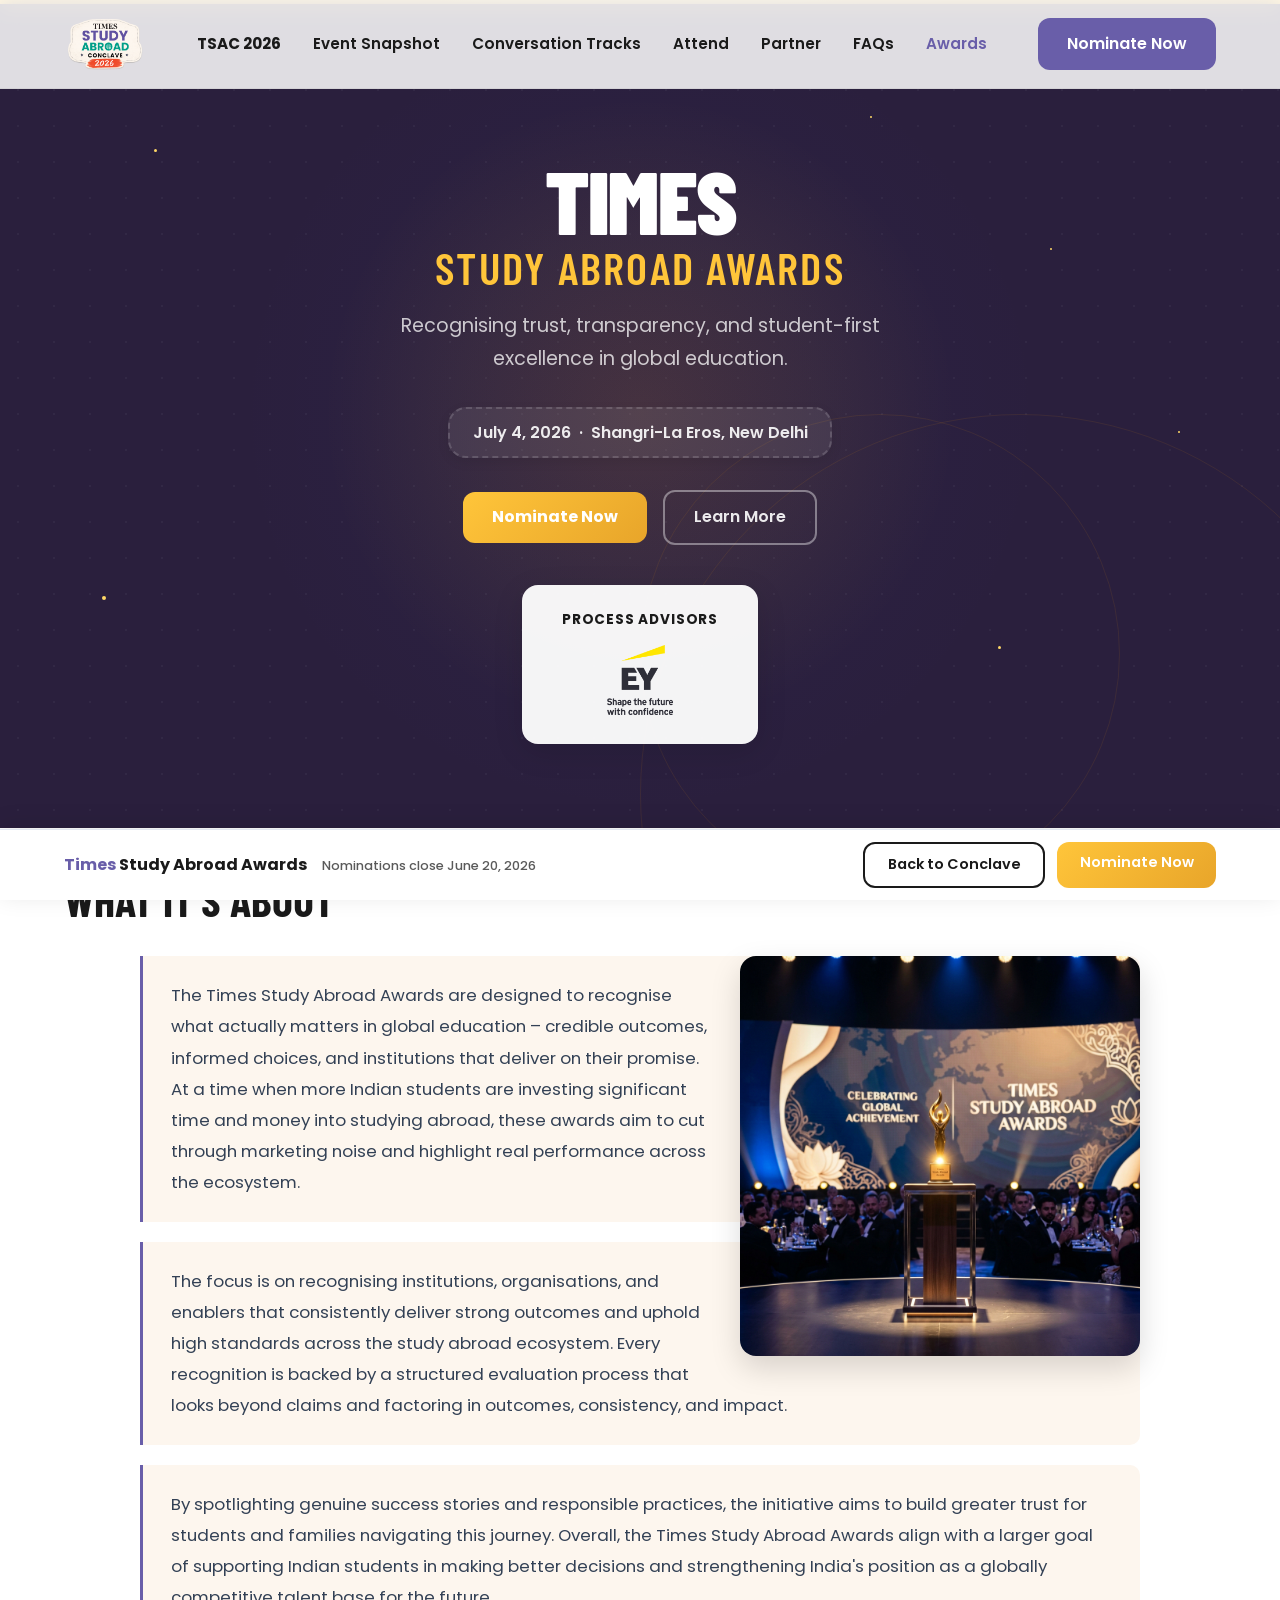
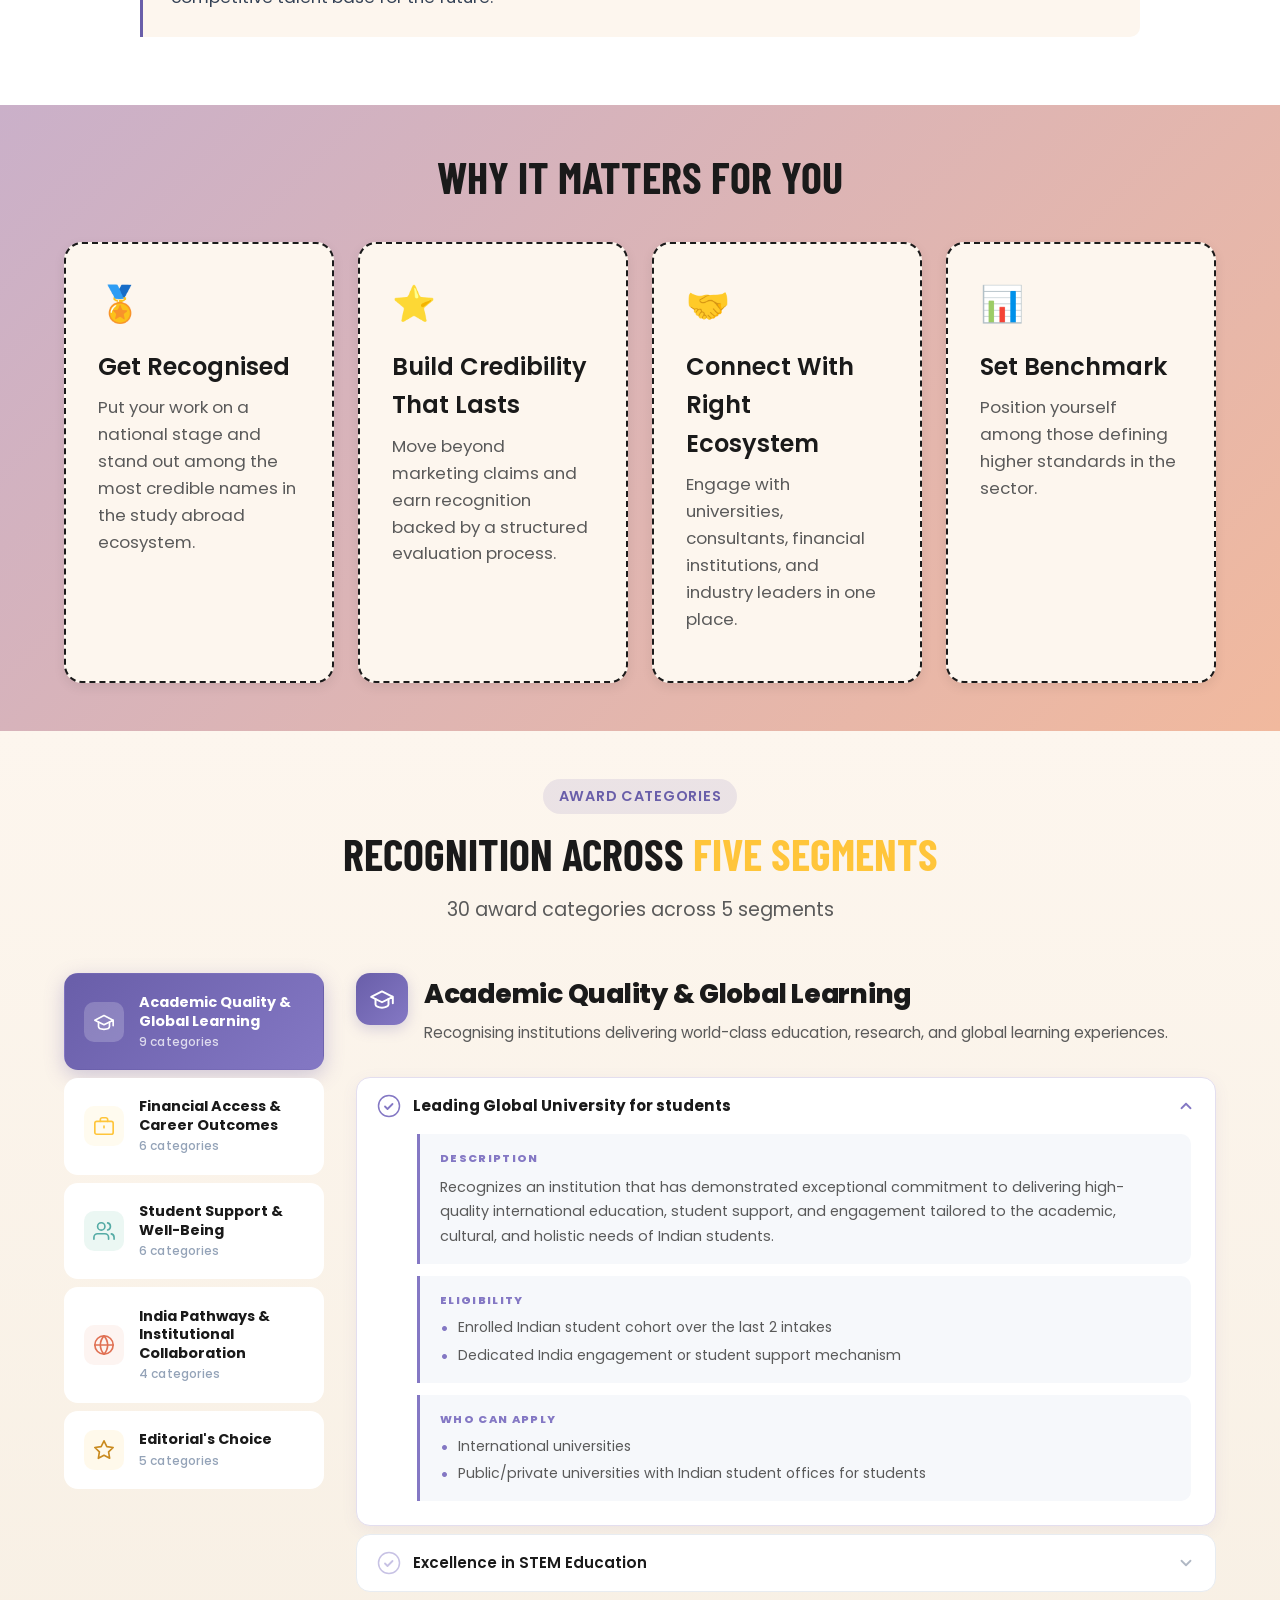
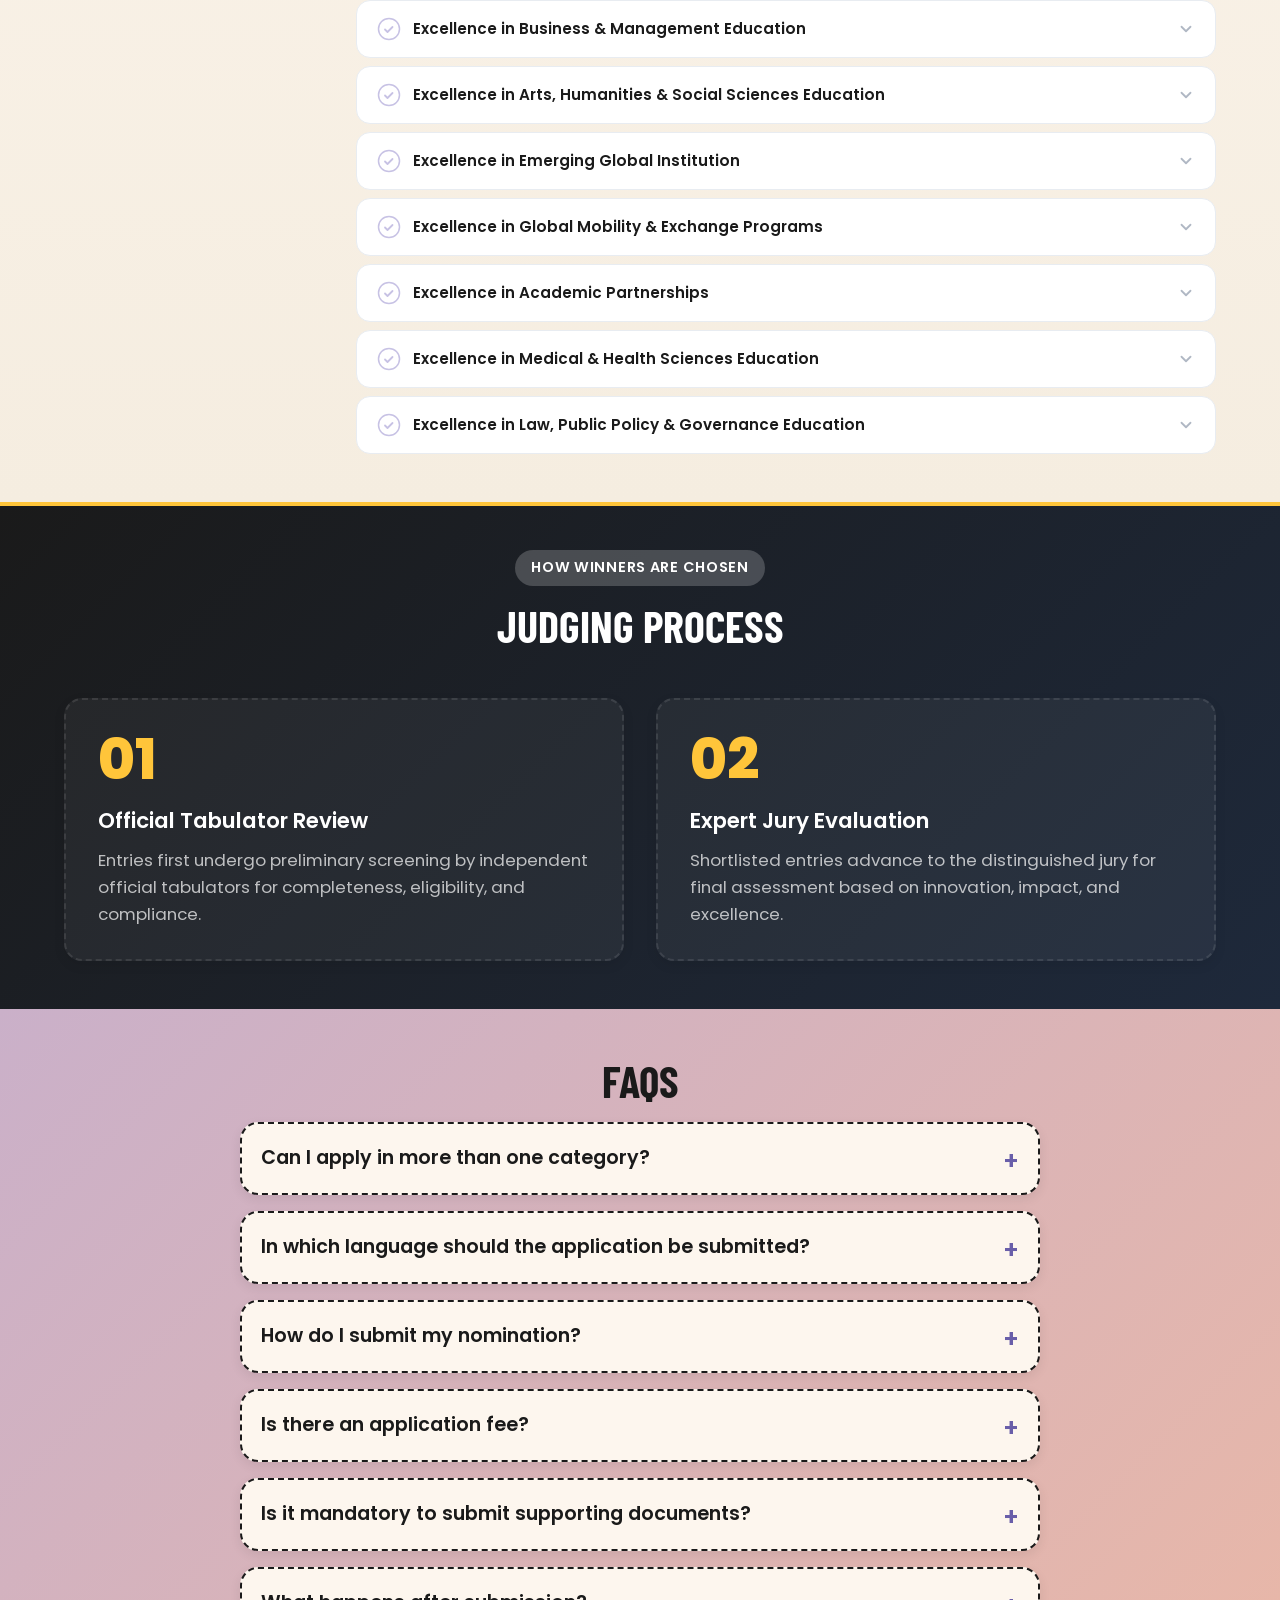
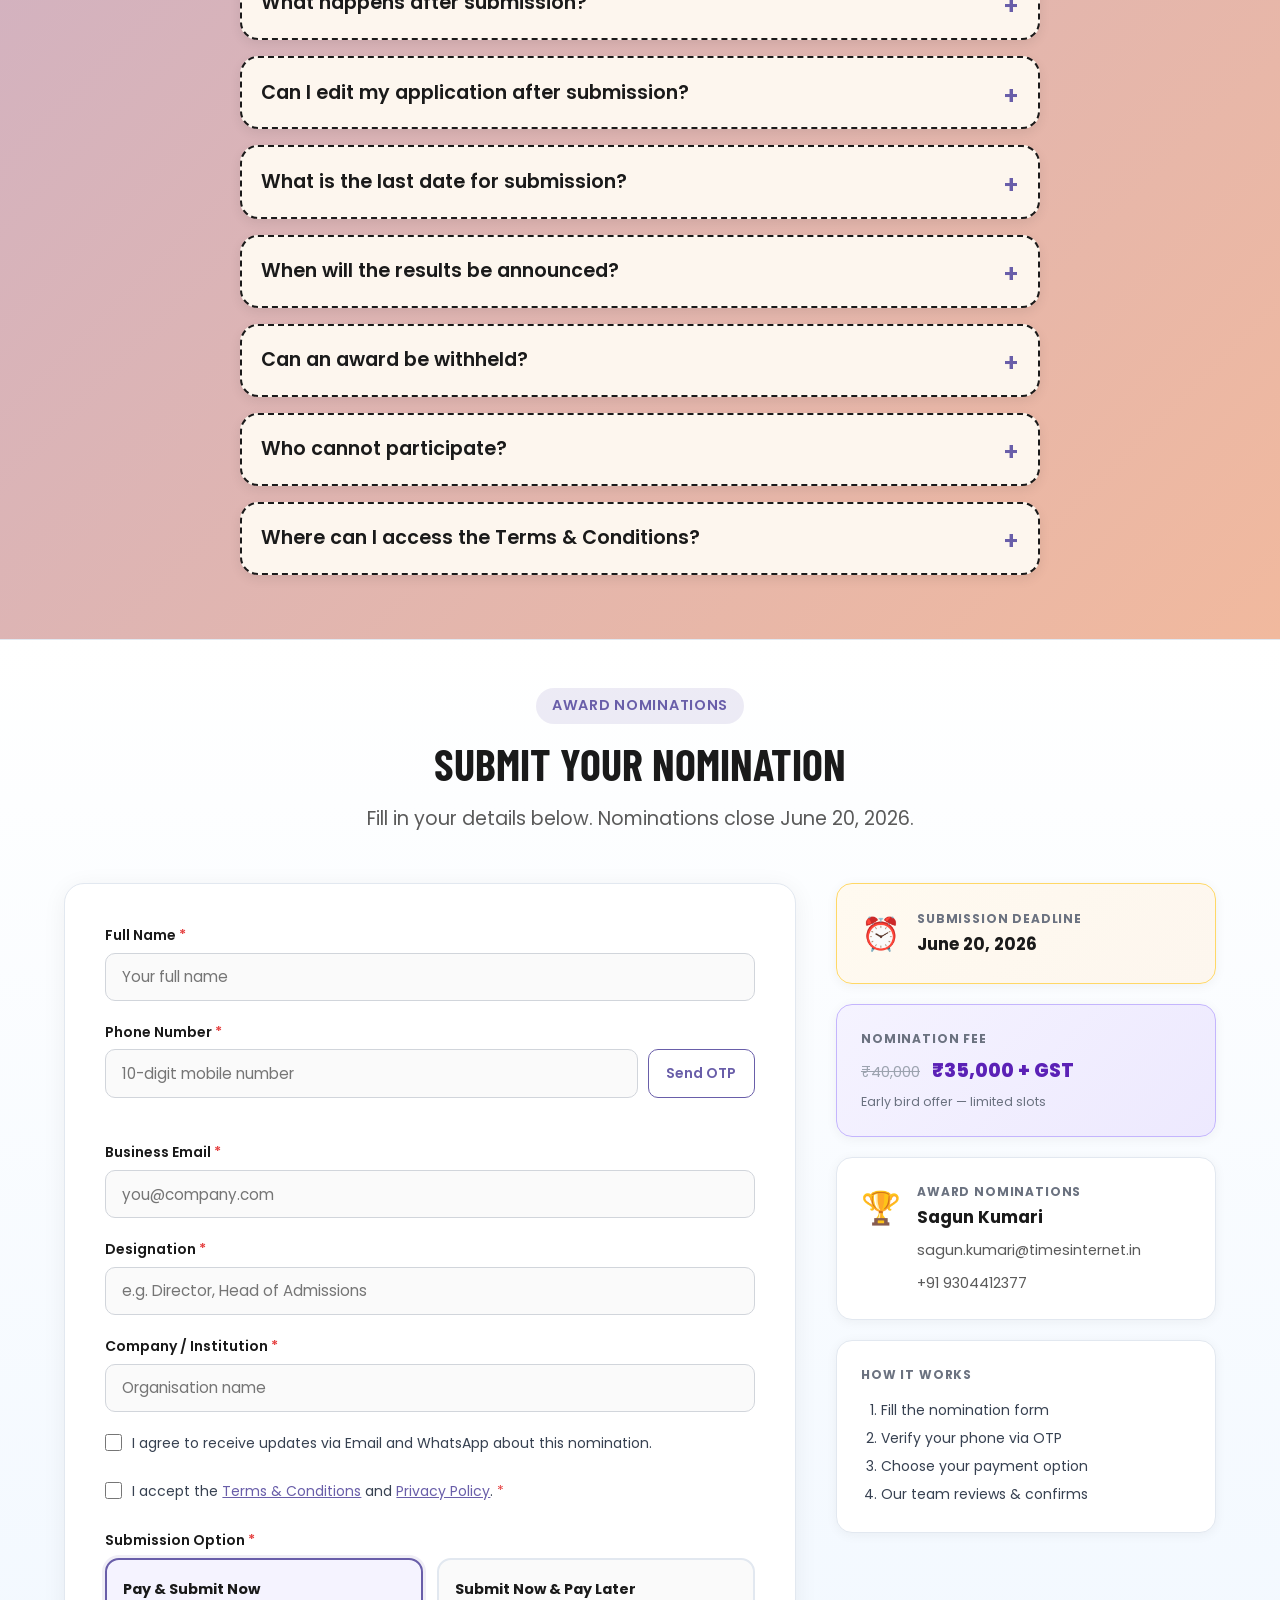
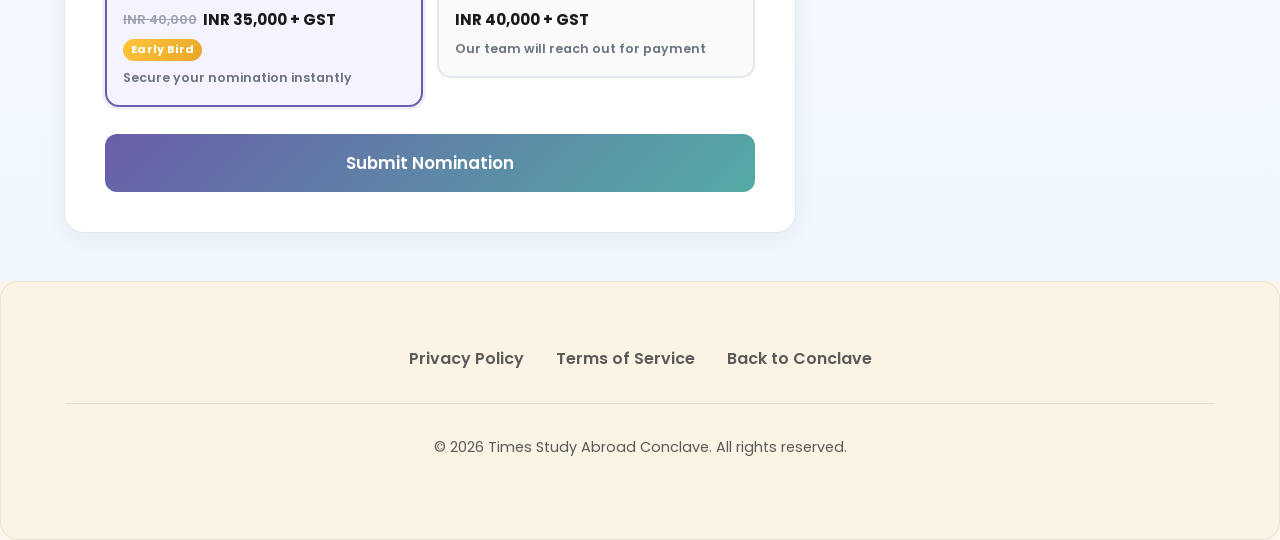
<file: awards.html>
<!DOCTYPE html>
<html lang="en">

<head>
    <meta charset="UTF-8">
    <meta name="viewport" content="width=device-width, initial-scale=1.0">
    <title>Times Study Abroad Awards 2026 – Recognising Excellence in Global Education</title>
    <meta name="description"
        content="The Times Study Abroad Awards recognise credible outcomes, informed choices, and institutions that deliver on their promise in global education.">
    <link rel="stylesheet" href="styles.css">
    <link rel="stylesheet" href="awards.css">
    <link rel="preconnect" href="https://fonts.googleapis.com">
    <link rel="preconnect" href="https://fonts.gstatic.com" crossorigin>
    <link
        href="https://fonts.googleapis.com/css2?family=Barlow+Condensed:wght@600;700;800&family=Poppins:wght@300;400;500;600;700&family=Patrick+Hand&display=swap"
        rel="stylesheet">
</head>

<body>

    <!-- Navigation -->
    <nav class="navbar glass">
        <a href="index.html" class="logo" aria-label="Times Study Abroad Conclave 2026"><img src="assets/tsac-logo.png"
                alt="Times Study Abroad Conclave 2026"></a>
        <ul class="nav-links">
            <li><a href="index.html" style="font-weight: 700;">TSAC 2026</a></li>
            <li><a href="index.html#event-snapshot">Event Snapshot</a></li>
            <li><a href="index.html#tracks">Conversation Tracks</a></li>
            <li><a href="index.html#attendees">Attend</a></li>
            <li><a href="index.html#partners">Partner</a></li>
            <li><a href="#awards-faq">FAQs</a></li>
            <li><a href="awards.html" style="color: var(--primary-color);">Awards</a></li>
        </ul>
        <div class="nav-cta-group">
            <a href="#nominate" class="btn btn-primary nav-cta">Nominate Now</a>
        </div>
        <!-- Hamburger (mobile only) -->
        <button class="hamburger" id="hamburger-btn" aria-label="Open menu" aria-expanded="false">
            <span></span><span></span><span></span>
        </button>
    </nav>
    <!-- Mobile nav drawer -->
    <div class="mobile-nav-drawer" id="mobile-nav-drawer">
        <a href="index.html" style="font-weight: 700;">TSAC 2026</a>
        <a href="#awards-faq">FAQs</a>
        <a href="index.html#event-snapshot">Event Snapshot</a>
        <a href="index.html#tracks">Conversation Tracks</a>
        <a href="index.html#attendees">Attend</a>
        <a href="index.html#partners">Partner</a>
        <a href="#nominate" class="btn btn-primary" style="margin-top: 0.5rem; text-align: center;">Nominate Now</a>
    </div>

    <!-- Exit Intent Popup -->
    <div id="exit-popup" class="popup-overlay">
        <div class="popup-content glass-card">
            <span class="close-popup">&times;</span>
            <h2>Nominations close June 20</h2>
            <p>Early bird fee of ₹35,000 + GST. Get recognised at India's most credible study abroad platform.</p>
            <a href="#nominate" class="btn btn-gradient full-width" id="btn-close-popup">Nominate Now</a>
        </div>
    </div>

    <!-- Hero -->
    <section class="awards-hero fade-in-up">
        <div class="awards-hero-accent-bar"></div>
        <!-- Ambient glow orbs -->
        <div class="hero-glow-orb hero-glow-orb--1"></div>
        <div class="hero-glow-orb hero-glow-orb--2"></div>
        <!-- Decorative expanding rings -->
        <div class="hero-deco-ring hero-deco-ring--1"></div>
        <div class="hero-deco-ring hero-deco-ring--2"></div>
        <!-- Twinkling gold sparkle dots -->
        <div class="hero-sparkles">
            <span></span><span></span><span></span>
            <span></span><span></span><span></span>
        </div>
        <div class="container" style="position: relative; z-index: 1;">
            <div style="text-align: center;">
                <h1 style="margin-bottom: 1rem; line-height: 1.15; text-align: center;">
                    <span
                        style="display: block; font-size: clamp(3rem, 7vw, 6rem); font-weight: 900; color: white; letter-spacing: -0.02em; ">Times</span>
                    <span
                        style="display: block; font-size: clamp(1.5rem, 3.5vw, 2.8rem); font-weight: 600; color: #ffc53a; letter-spacing: 0.05em; margin-top: -0.2em;">Study
                        Abroad Awards</span>
                </h1>
                <p
                    style="color: rgba(255,255,255,0.75); font-size: 1.2rem; max-width: 580px; margin: 0 auto 2rem; line-height: 1.7;">
                    Recognising trust, transparency, and student-first excellence in global education.
                </p>
                <div class="mb-2">
                    <span class="glass-card"
                        style="display: inline-block; padding: 0.65rem 1.4rem; background: rgba(255,255,255,0.08); border-color: rgba(255,255,255,0.15); color: rgba(255,255,255,0.9); white-space: nowrap; font-weight: 600;">
                        July 4, 2026 &nbsp;·&nbsp; Shangri-La Eros, New Delhi
                    </span>
                </div>
                <div class="cta-group" style="justify-content: center; margin-top: 2rem;">
                    <a href="#nominate" class="btn"
                        style="background: linear-gradient(135deg, #ffc53a, #e8a52a); color: white; font-weight: 700;">Nominate
                        Now</a>
                    <a href="#about-awards" class="btn btn-outline"
                        style="border-color: rgba(255,255,255,0.4); color: rgba(255,255,255,0.9);">Learn More</a>
                </div>
                <!-- Process Advisors -->
                <div class="process-advisors-card">
                    <span class="process-advisors-label">Process Advisors</span>
                    <img src="assets/eylogo.png" alt="EY – Shape the future with confidence"
                        class="process-advisors-logo">
                </div>
            </div>
        </div>
    </section>

    <!-- What It's About -->
    <section id="about-awards" class="section-padding fade-in-up" style="background: #ffffff;">
        <div class="container">
            <div class="section-header">
                <h2>What It's About</h2>
            </div>
            <div class="awards-about-body">
                <img src="assets/awards_show_event.png" alt="Times Study Abroad Awards Ceremony"
                    class="awards-about-img" loading="lazy">
                <div class="awards-para-card">
                    <p>The Times Study Abroad Awards are designed to recognise what actually matters in global education
                        – credible outcomes, informed choices, and institutions that deliver on their promise. At a time
                        when more Indian students are investing significant time and money into studying abroad, these
                        awards aim to cut through marketing noise and highlight real performance across the ecosystem.
                    </p>
                </div>
                <div class="awards-para-card">
                    <p>The focus is on recognising institutions, organisations, and enablers that consistently deliver
                        strong outcomes and uphold high standards across the study abroad ecosystem. Every recognition
                        is
                        backed by a structured evaluation process that looks beyond claims and factoring in outcomes,
                        consistency, and impact.</p>
                </div>
                <div class="awards-para-card">
                    <p>By spotlighting genuine success stories and responsible practices, the initiative aims to build
                        greater trust for students and families navigating this journey. Overall, the Times Study Abroad
                        Awards align with a larger goal of supporting Indian students in making better decisions and
                        strengthening India's position as a globally competitive talent base for the future.</p>
                </div>
            </div>
        </div>
    </section>

    <!-- Why It Matters For You -->
    <section class="section-padding fade-in-up bg-light-blue">
        <div class="container">
            <div class="section-header center-text">
                <h2>Why It Matters For You</h2>
            </div>
            <div class="bento-grid-four" style="margin-top: 2.5rem;">
                <div class="glass-card editorial-card">
                    <div style="font-size: 2.2rem; margin-bottom: 1rem;">🏅</div>
                    <h3>Get Recognised</h3>
                    <p>Put your work on a national stage and stand out among the most credible names in the study abroad
                        ecosystem.</p>
                </div>
                <div class="glass-card editorial-card">
                    <div style="font-size: 2.2rem; margin-bottom: 1rem;">⭐</div>
                    <h3>Build Credibility That Lasts</h3>
                    <p>Move beyond marketing claims and earn recognition backed by a structured evaluation process.</p>
                </div>
                <div class="glass-card editorial-card">
                    <div style="font-size: 2.2rem; margin-bottom: 1rem;">🤝</div>
                    <h3>Connect With Right Ecosystem</h3>
                    <p>Engage with universities, consultants, financial institutions, and industry leaders in one place.
                    </p>
                </div>
                <div class="glass-card editorial-card">
                    <div style="font-size: 2.2rem; margin-bottom: 1rem;">📊</div>
                    <h3>Set Benchmark</h3>
                    <p>Position yourself among those defining higher standards in the sector.</p>
                </div>
            </div>
        </div>
    </section>

    <!-- Award Categories -->
    <section id="award-categories" class="award-categories-section section-padding fade-in-up"
        style="background: #ffffff;">
        <div class="container">
            <div class="section-header center-text">
                <span class="badge">Award Categories</span>
                <h2>Recognition Across <span class="accent-highlight">Five Segments</span></h2>
                <p class="lead-text" id="award-categories-subtitle">Award categories across 5 segments</p>
            </div>

            <div class="award-categories-grid" id="award-categories-grid">
                <!-- Loading state -->
                <div class="award-categories-loading" id="award-categories-loading">
                    <div class="loading-spinner"></div>
                    <p>Loading award categories…</p>
                </div>
            </div>
        </div>
    </section>

    <!-- Judging Process -->
    <section class="section-padding fade-in-up"
        style="background: linear-gradient(135deg, #1a1a1a 0%, #1e293b 100%); position: relative; overflow: hidden;">
        <div
            style="position: absolute; top: 0; left: 0; width: 100%; height: 4px; background: linear-gradient(90deg, #ffc53a, #ffc53a, #ffc53a);">
        </div>
        <div class="container">
            <div class="section-header center-text">
                <span class="badge light-badge">How Winners Are Chosen</span>
                <h2 style="color: white;">Judging Process</h2>
            </div>
            <div class="judging-grid">
                <div class="glass-card judging-card">
                    <div class="judging-number">01</div>
                    <h3 style="color: white; margin-top: 1rem; font-size: 1.35rem;">Official Tabulator Review</h3>
                    <p style="color: rgba(255,255,255,0.7); margin: 0;">Entries first undergo preliminary screening by
                        independent official tabulators for completeness, eligibility, and compliance.</p>
                </div>
                <div class="glass-card judging-card">
                    <div class="judging-number">02</div>
                    <h3 style="color: white; margin-top: 1rem; font-size: 1.35rem;">Expert Jury Evaluation</h3>
                    <p style="color: rgba(255,255,255,0.7); margin: 0;">Shortlisted entries advance to the distinguished
                        jury for final assessment based on innovation, impact, and excellence.</p>
                </div>
            </div>
        </div>
    </section>

    <!-- FAQs -->
    <section id="awards-faq" class="section-padding fade-in-up bg-light-blue">
        <div class="container max-800">
            <div class="section-header center-text">
                <h2>FAQs</h2>
            </div>
            <div class="accordion">
                <details class="glass-card mb-1">
                    <summary>Can I apply in more than one category?</summary>
                    <div class="faq-content">Yes. Applicants may apply in multiple relevant categories. However, a
                        separate application form must be submitted for each category.</div>
                </details>
                <details class="glass-card mb-1">
                    <summary>In which language should the application be submitted?</summary>
                    <div class="faq-content">All applications must be submitted in English.</div>
                </details>
                <details class="glass-card mb-1">
                    <summary>How do I submit my nomination?</summary>
                    <div class="faq-content">Applicants must complete and submit the online application form available
                        on the official awards website. All mandatory fields must be filled in before submission.</div>
                </details>
                <details class="glass-card mb-1">
                    <summary>Is there an application fee?</summary>
                    <div class="faq-content">Yes. The standard nomination fee is 40000 INR + GST, with an early bird
                        fee of 35000 INR + GST for entries submitted within the early bird window.</div>
                </details>
                <details class="glass-card mb-1">
                    <summary>Is it mandatory to submit supporting documents?</summary>
                    <div class="faq-content">Certain supporting documents may be mandatory to verify eligibility and
                        claims. Applicants are encouraged to provide relevant supporting information to strengthen their
                        submission. Incomplete or unverifiable applications may not be considered for jury evaluation.
                    </div>
                </details>
                <details class="glass-card mb-1">
                    <summary>What happens after submission?</summary>
                    <div class="faq-content">
                        <ul
                            style="padding-left: 1.2rem; margin: 0; display: flex; flex-direction: column; gap: 0.35rem;">
                            <li>Applications will first be reviewed for eligibility and completeness.</li>
                            <li>Eligible entries will proceed to jury evaluation.</li>
                            <li>Shortlisted nominees may be contacted for clarification, if required.</li>
                            <li>Incomplete or ineligible applications will not proceed to the jury round.</li>
                        </ul>
                    </div>
                </details>
                <details class="glass-card mb-1">
                    <summary>Can I edit my application after submission?</summary>
                    <div class="faq-content">Once the application is submitted, changes cannot be made. Applicants are
                        advised to review all information carefully before final submission.</div>
                </details>
                <details class="glass-card mb-1">
                    <summary>What is the last date for submission?</summary>
                    <div class="faq-content">20 June 2026</div>
                </details>
                <details class="glass-card mb-1">
                    <summary>When will the results be announced?</summary>
                    <div class="faq-content">Winners will be announced at the official award ceremony. The date and
                        venue are communicated on the website and through official communication channels.</div>
                </details>
                <details class="glass-card mb-1">
                    <summary>Can an award be withheld?</summary>
                    <div class="faq-content">The organisers reserve the right to withhold an award in any category if
                        entries do not meet the required standards.</div>
                </details>
                <details class="glass-card mb-1">
                    <summary>Who cannot participate?</summary>
                    <div class="faq-content">Employees of the Awards Management, jury members, sponsors, and their
                        immediate family members are not eligible to participate. Applications not meeting the
                        eligibility criteria may be disqualified.</div>
                </details>
                <details class="glass-card mb-1">
                    <summary>Where can I access the Terms &amp; Conditions?</summary>
                    <div class="faq-content">The detailed Terms &amp; Conditions are available on the official website.
                    </div>
                </details>
            </div>
        </div>
    </section>

    <!-- Nomination Form -->
    <section id="nominate" class="section-padding fade-in-up"
        style="background: linear-gradient(to bottom, #ffffff, #f0f7ff); border-top: 1px solid #e2e8f0;">
        <div class="container">
            <div class="section-header center-text">
                <span class="badge" style="margin-bottom: 1rem;">Award Nominations</span>
                <h2>Submit Your Nomination</h2>
                <p class="lead-text">Fill in your details below. Nominations close June 20, 2026.</p>
            </div>

            <div class="nominate-layout">

                <!-- Form -->
                <div class="nominate-form-wrap glass-card">
                    <form id="awards-nomination-form" novalidate>

                        <div class="form-group">
                            <label for="nom-name">Full Name <span class="req">*</span></label>
                            <input type="text" id="nom-name" name="full_name" required placeholder="Your full name"
                                class="form-control">
                        </div>

                        <!-- Phone + OTP -->
                        <div class="form-group">
                            <label for="nom-phone">Phone Number <span class="req">*</span></label>
                            <div class="otp-input-row">
                                <input type="tel" id="nom-phone" name="phone" required
                                    placeholder="10-digit mobile number" class="form-control" maxlength="10"
                                    inputmode="numeric" pattern="[0-9]{10}">
                                <button type="button" id="send-otp-btn" class="btn btn-outline otp-action-btn">Send
                                    OTP</button>
                            </div>
                            <div id="otp-row" class="otp-row" style="display:none;">
                                <input type="text" id="nom-otp" placeholder="Enter 6-digit OTP" class="form-control"
                                    maxlength="6" inputmode="numeric" pattern="[0-9]{6}">
                                <button type="button" id="verify-otp-btn"
                                    class="btn btn-outline otp-action-btn">Verify</button>
                            </div>
                            <div id="otp-status" class="otp-status"></div>
                            <input type="hidden" id="nom-phone-verified" name="phone_verified" value="false">
                        </div>

                        <div class="form-group">
                            <label for="nom-email">Business Email <span class="req">*</span></label>
                            <input type="email" id="nom-email" name="email" required placeholder="you@company.com"
                                class="form-control">
                        </div>

                        <div class="form-group">
                            <label for="nom-designation">Designation <span class="req">*</span></label>
                            <input type="text" id="nom-designation" name="designation" required
                                placeholder="e.g. Director, Head of Admissions" class="form-control">
                        </div>

                        <div class="form-group">
                            <label for="nom-company">Company / Institution <span class="req">*</span></label>
                            <input type="text" id="nom-company" name="company" required placeholder="Organisation name"
                                class="form-control">
                        </div>

                        <!-- Consents -->
                        <div class="form-group consent-group">
                            <label class="checkbox-label">
                                <input type="checkbox" id="nom-opt-in" name="email_whatsapp_opt_in">
                                <span>I agree to receive updates via Email and WhatsApp about this nomination.</span>
                            </label>
                        </div>
                        <div class="form-group consent-group">
                            <label class="checkbox-label">
                                <input type="checkbox" id="nom-tnc" name="tnc_accepted" required>
                                <span>I accept the <a href="#" target="_blank">Terms &amp; Conditions</a> and
                                    <a href="#" target="_blank">Privacy Policy</a>. <span class="req">*</span></span>
                            </label>
                        </div>

                        <!-- Payment options -->
                        <div class="form-group">
                            <label class="form-label-static">Submission Option <span class="req">*</span></label>
                            <div class="payment-options">
                                <label class="payment-option-card" for="opt-pay-now">
                                    <input type="radio" name="payment_option" value="pay_now" id="opt-pay-now" checked>
                                    <div class="payment-option-inner">
                                        <div class="payment-option-title">Pay &amp; Submit Now</div>
                                        <div class="payment-option-pricing">
                                            <span class="price-original">INR 40,000</span>
                                            <span class="price-current">INR 35,000 + GST</span>
                                            <span class="price-tag">Early Bird</span>
                                        </div>
                                        <div class="payment-option-note">Secure your nomination instantly</div>
                                    </div>
                                </label>
                                <label class="payment-option-card" for="opt-pay-later">
                                    <input type="radio" name="payment_option" value="pay_later" id="opt-pay-later">
                                    <div class="payment-option-inner">
                                        <div class="payment-option-title">Submit Now &amp; Pay Later</div>
                                        <div class="payment-option-pricing">
                                            <span class="price-current">INR 40,000 + GST</span>
                                        </div>
                                        <div class="payment-option-note">Our team will reach out for payment</div>
                                    </div>
                                </label>
                            </div>
                        </div>

                        <div id="nom-form-error" class="nom-form-error" style="display:none;"></div>

                        <button type="submit" id="awards-submit-btn" class="btn btn-gradient full-width nom-submit-btn">
                            Submit Nomination
                        </button>
                    </form>

                    <!-- Success state -->
                    <div id="nom-success" class="nom-success" style="display:none;">
                        <div class="nom-success-icon">🏆</div>
                        <h3>Nomination Submitted!</h3>
                        <p id="nom-success-msg">Thank you. Our nominations team will be in touch shortly.</p>
                    </div>
                </div>

                <!-- Info sidebar -->
                <aside class="nominate-info-panel">
                    <div class="nom-info-card nom-deadline-card">
                        <div class="nom-info-icon">⏰</div>
                        <div>
                            <div class="nom-info-label">Submission Deadline</div>
                            <div class="nom-info-value">June 20, 2026</div>
                        </div>
                    </div>
                    <div class="nom-info-card nom-pricing-card">
                        <div class="nom-info-label">Nomination Fee</div>
                        <div class="nom-pricing-row">
                            <span class="nom-price-original">₹40,000</span>
                            <span class="nom-price-current">₹35,000 + GST</span>
                        </div>
                        <div class="nom-pricing-note">Early bird offer — limited slots</div>
                    </div>
                    <div class="nom-info-card nom-contact-card">
                        <div class="nom-info-icon">🏆</div>
                        <div>
                            <div class="nom-info-label">Award Nominations</div>
                            <div class="nom-info-value">Sagun Kumari</div>
                            <div class="contact-links" style="margin-top:0.5rem;">
                                <a href="mailto:sagun.kumari@timesinternet.in">sagun.kumari@timesinternet.in</a>
                                <a href="tel:9304412377">+91 9304412377</a>
                            </div>
                        </div>
                    </div>
                    <div class="nom-info-card nom-steps-card">
                        <div class="nom-info-label" style="margin-bottom:0.75rem;">How it works</div>
                        <ol class="nom-steps">
                            <li>Fill the nomination form</li>
                            <li>Verify your phone via OTP</li>
                            <li>Choose your payment option</li>
                            <li>Our team reviews &amp; confirms</li>
                        </ol>
                    </div>
                </aside>

            </div>
        </div>
    </section>

    <!-- Footer -->
    <footer class="footer glass-panel" style="padding-bottom: 80px;">
        <div class="footer-content container" style="justify-content: center;">
            <div class="footer-links" style="display:flex; gap:2rem; flex-wrap:wrap; justify-content:center;">
                <a href="#">Privacy Policy</a>
                <a href="#">Terms of Service</a>
                <a href="index.html">Back to Conclave</a>
            </div>
        </div>
        <div class="copyright container" style="text-align:center;">
            &copy; 2026 Times Study Abroad Conclave. All rights reserved.
        </div>
    </footer>

    <!-- Sticky Footer CTA -->
    <div id="sticky-footer"
        style="position:fixed; bottom:0; left:0; right:0; z-index:999; background:white; border-top:1px solid #e2e8f0; box-shadow:0 -4px 24px rgba(0,0,0,0.1); padding:0.75rem 5%; display:flex; align-items:center; justify-content:space-between; gap:1rem; flex-wrap:wrap;">
        <div style="font-weight:700; color:#1a1a1a; font-size:1rem;">
            <span style="color:var(--primary-color);">Times</span> Study Abroad Awards
            <span style="font-size:0.8rem; font-weight:500; color:#5a5a5a; margin-left:0.75rem;">Nominations close June
                20, 2026</span>
        </div>
        <div style="display:flex; gap:0.75rem; flex-shrink:0;">
            <a href="index.html" class="btn btn-outline" style="padding:0.6rem 1.4rem; font-size:0.9rem;">Back to
                Conclave</a>
            <a href="#nominate" class="btn btn-gradient"
                style="padding:0.6rem 1.4rem; font-size:0.9rem; background: linear-gradient(135deg, #ffc53a, #e8a52a); color: white;">Nominate
                Now</a>
        </div>
    </div>

    <script src="categories-data.js" defer></script>
    <script src="script.js" defer></script>





</body>

</html>
</file>
<file: styles.css>
/* =========================================
   CSS Variables & Global Styles
   ========================================= */
:root {
    /* TSAC 2026 Brand — Scrapbook / Journal Aesthetic */
    /* Brand core */
    --brand-purple: #695ea9;
    --brand-teal: #54aba5;
    --brand-salmon: #f37063;
    --brand-yellow: #ffc53a;

    /* Background tints (textured-pastel surfaces) */
    --bg-purple-tint: #cab0c9;
    --bg-orange-tint: #f1b99e;
    --bg-cream: #fdf6ee;
    --bg-cream-card: #fbf3e3;

    /* Paper / sticker */
    --paper-stitch: #1a1a1a;
    --paper-shadow: 0 4px 12px rgba(0, 0, 0, 0.08);

    /* Legacy aliases — repointed to brand tokens */
    --primary-color: var(--brand-purple);
    --primary-hover: #534a8a;
    --gradient-start: var(--brand-purple);
    --gradient-end: var(--brand-teal);
    --text-dark: #1a1a1a;
    --text-light: #5a5a5a;
    --bg-color: var(--bg-cream);
    --white: #ffffff;
    --red-impact: var(--brand-salmon);

    /* Semantic */
    --success: var(--brand-teal);
    --warning: var(--brand-yellow);
    --alert: var(--brand-salmon);

    /* Glass tokens — kept for legacy selectors but warmed */
    --glass-bg: rgba(253, 246, 238, 0.85);
    --glass-border: rgba(26, 26, 26, 0.08);
    --glass-shadow: 0 4px 24px -1px rgba(0, 0, 0, 0.06);

    /* Typography */
    --font-display: 'Barlow Condensed', sans-serif;
    --font-body: 'Poppins', sans-serif;
    --font-accent: 'Patrick Hand', cursive;
    --font-family: var(--font-body); /* legacy alias */
}

* {
    margin: 0;
    padding: 0;
    box-sizing: border-box;
}

html {
    scroll-behavior: smooth;
    scroll-padding-top: 80px;
}

body {
    font-family: var(--font-family);
    color: var(--text-dark);
    background: var(--bg-color);
    background-size: cover;
    background-attachment: fixed;
    line-height: 1.6;
    overflow-x: hidden;
}

.bg-light-blue { background: linear-gradient(135deg, var(--bg-purple-tint) 0%, var(--bg-orange-tint) 100%); }

.container {
    max-width: 1200px;
    margin: 0 auto;
}
.max-800 { max-width: 800px; }
.center-text { text-align: center; }
.mt-1 { margin-top: 1rem; }
.mt-2 { margin-top: 2rem; }
.mt-3 { margin-top: 3rem; }
.mb-1 { margin-bottom: 1rem; }
.mb-2 { margin-bottom: 2rem; }

.section-padding { padding: 3rem 5%; }

/* =========================================
   Glassmorphism Utilities
   ========================================= */
/* Navbar surface — warm cream with subtle blur for legibility over textured backgrounds */
.glass {
    background: rgba(253, 246, 238, 0.92);
    backdrop-filter: blur(10px);
    -webkit-backdrop-filter: blur(10px);
    border-bottom: 1px solid rgba(26, 26, 26, 0.06);
}

/* Paper sticker card — replaces the old glass-card archetype.
   Class name retained so existing markup keeps working. */
.glass-card,
.paper-card {
    background: var(--bg-cream);
    border: 2px dashed var(--paper-stitch);
    border-radius: 18px;
    box-shadow: var(--paper-shadow);
    position: relative;
}

.glass-panel {
    background: var(--bg-cream-card);
    border-radius: 18px;
    border: 1px solid rgba(26, 26, 26, 0.08);
}

.editorial-card {
    transition: all 0.3s ease;
    padding: 2rem;
    height: 100%;
    display: flex;
    flex-direction: column;
}
.editorial-card:hover { 
    transform: translateY(-5px); 
    box-shadow: 0 12px 30px -5px rgba(0, 0, 0, 0.1);
}

/* =========================================
   Typography & Buttons
   ========================================= */
h1 { font-family: var(--font-display); font-size: 4rem; font-weight: 800; line-height: 1.05; margin-bottom: 1rem; color: var(--text-dark); letter-spacing: -0.01em; text-transform: uppercase; }
h2 { font-family: var(--font-display); font-size: 2.75rem; font-weight: 700; margin-bottom: 1rem; color: var(--text-dark); letter-spacing: 0; text-transform: uppercase; line-height: 1.1; }
h3 { font-family: var(--font-body); font-size: 1.5rem; font-weight: 600; margin-bottom: 0.5rem; }
p { margin-bottom: 1rem; color: var(--text-light); font-size: 1.05rem; }
.lead-text { font-size: 1.2rem; font-weight: 400; color: var(--text-light); }
.bold-text { font-weight: 700; color: var(--text-dark); }

.badge {
    display: inline-block;
    padding: 0.4rem 1rem;
    background: rgba(105, 94, 169, 0.12);
    color: var(--brand-purple);
    border-radius: 50px;
    font-weight: 600;
    font-size: 0.9rem;
    margin-bottom: 1rem;
    text-transform: uppercase;
    letter-spacing: 0.05em;
}

.light-badge { background: rgba(255, 255, 255, 0.2); color: var(--white); }

.btn {
    display: inline-block;
    padding: 0.8rem 1.8rem;
    border-radius: 12px;
    font-family: var(--font-body);
    font-weight: 600;
    text-decoration: none;
    transition: all 0.3s ease;
    cursor: pointer;
    border: none;
    text-align: center;
}

.btn-primary { background: var(--brand-purple); color: var(--white); }
.btn-primary:hover { background: var(--primary-hover); box-shadow: 0 4px 15px rgba(105, 94, 169, 0.35); }

.btn-gradient { background: linear-gradient(135deg, var(--brand-purple), var(--brand-teal)); color: var(--white); }
.btn-gradient:hover { transform: translateY(-2px); box-shadow: 0 6px 20px rgba(84, 171, 165, 0.4); }

.btn-outline { border: 2px solid var(--text-dark); color: var(--text-dark); background: transparent; }
.btn-outline:hover { background: var(--text-dark); color: var(--white); }

.btn-large { padding: 1rem 2.5rem; font-size: 1.2rem; }
.full-width { width: 100%; display: block; }

.cta-group { display: flex; gap: 1rem; align-items: center; margin-top: 1.5rem; flex-wrap: wrap; }

/* =========================================
   Navigation
   ========================================= */
.navbar {
    position: fixed;
    top: 0; left: 0; right: 0;
    display: flex;
    justify-content: space-between;
    align-items: center;
    padding: 1rem 5%;
    z-index: 1000;
}

.logo { display: flex; align-items: center; }
.logo img { height: 56px; width: auto; display: block; }
@media (max-width: 768px) {
    .logo img { height: 44px; }
}

.nav-hashtag {
    font-weight: 700;
    font-size: 0.85rem;
    letter-spacing: 0.02em;
    background: linear-gradient(135deg, var(--brand-purple), var(--brand-teal), var(--brand-salmon));
    -webkit-background-clip: text;
    -webkit-text-fill-color: transparent;
    background-clip: text;
    background-size: 200% 200%;
    cursor: default;
    transition: transform 0.3s ease;
}
.nav-hashtag:hover {
    animation: shimmer 1.5s ease infinite;
    transform: scale(1.05);
}
@keyframes shimmer {
    0% { background-position: 0% 50%; }
    50% { background-position: 100% 50%; }
    100% { background-position: 0% 50%; }
}
.nav-links { display: flex; gap: 2rem; list-style: none; }
.nav-links a { text-decoration: none; color: var(--text-dark); font-weight: 600; font-size: 0.95rem; transition: color 0.3s; }
.nav-links a:hover { color: var(--primary-color); }

/* =========================================
   Hero Section
   ========================================= */
.hero {
    position: relative;
    /* no fixed height — section grows to fit content, background scales to cover */
    padding: 8rem 5% calc(3rem + 15px); /* +15px bottom so image's LHS-bottom content stays clear */
    display: flex;
    align-items: center;
    overflow: hidden;
}

.hero-bg {
    position: absolute;
    inset: 0;
    z-index: -1;
    background: var(--bg-cream); /* fills letterbox areas above/below the image */
    display: flex;
    align-items: center;
    justify-content: center;
}
.hero-bg img {
    width: 100%;
    height: 100%;
    object-fit: contain;      /* never crops — shows full 1600×702 image */
    object-position: center center;
}

.hero-container {
    width: 100%; max-width: 1200px; margin: 0 auto;
}

.editorial-theme {
    width: 100%;
    max-width: 560px; /* constrains content to LHS — RHS of the banner stays clear */
    padding: 2.25rem 2.5rem;
    margin-left: 15px; /* 15px offset from section edge at LHS bottom */
    animation: slideUp 1s ease 0.2s both;
    text-align: left;
}

@media (max-width: 1024px) {
    .editorial-theme { max-width: 60%; padding: 2rem; }
}

@media (max-width: 768px) {
    .hero { padding: 6rem 5% calc(2rem + 15px); }
    .editorial-theme { max-width: 100%; margin-left: 0; padding: 1.75rem; }
}

.supporting-line {
    font-size: 1.1rem;
    font-weight: 600;
    margin: 1.5rem 0;
    color: var(--primary-color);
}

.trust-strip {
    border-top: 1px solid rgba(0,0,0,0.1);
    padding-top: 1rem;
    color: var(--text-light);
}

/* =========================================
   Lists & Layouts
   ========================================= */
.grid-two { display: grid; grid-template-columns: 1fr 1fr; gap: 2rem; }
.bento-grid-four { display: grid; grid-template-columns: repeat(4, 1fr); gap: 1.5rem; }
.align-center { align-items: center; }

/* =========================================
   FAQ Accordion
   ========================================= */
.accordion details { cursor: pointer; padding: 1.2rem; }
.accordion summary { font-weight: 600; font-size: 1.2rem; outline: none; list-style: none; position: relative; padding-right: 20px;}
.accordion summary::-webkit-details-marker { display: none; }
.accordion summary::after { content: '+'; position: absolute; right: 0; top: 0; font-size: 1.5rem; color: var(--primary-color); transition: transform 0.3s; }
.accordion details[open] summary::after { content: '-'; }
.faq-content { padding-top: 1rem; color: var(--text-light); }

/* =========================================
   Sticky Elements & Popup
   ========================================= */
.popup-overlay {
    position: fixed;
    top: 0; left: 0; width: 100%; height: 100%;
    background: rgba(0,0,0,0.6);
    backdrop-filter: blur(5px);
    z-index: 9999;
    display: flex;
    justify-content: center;
    align-items: center;
    opacity: 0;
    pointer-events: none;
    transition: opacity 0.3s ease;
}

.popup-overlay.active { opacity: 1; pointer-events: all; }

.popup-content {
    padding: 3rem;
    max-width: 500px;
    width: 90%;
    text-align: center;
    position: relative;
    background: rgba(255,255,255,0.95);
}

.close-popup {
    position: absolute;
    top: 15px; right: 20px;
    font-size: 2rem;
    cursor: pointer;
    color: var(--text-light);
}

/* =========================================
   Footer
   ========================================= */
.footer { padding: 4rem 5% 2rem; text-align: center; border-top: 1px solid rgba(0,0,0,0.05); }
.footer-content { display: flex; justify-content: space-between; align-items: center; margin-bottom: 2rem; flex-wrap: wrap; gap: 2rem; }
.footer-links { display: flex; gap: 1.5rem; }
.footer-links a { color: var(--text-light); text-decoration: none; font-weight: 600; }
.copyright { color: var(--text-light); font-size: 0.9rem; border-top: 1px solid rgba(0,0,0,0.1); padding-top: 2rem; }

/* =========================================
   Registration Form Styles
   ========================================= */
.form-grid {
    display: grid;
    grid-template-columns: 1fr 1fr;
    gap: 1.5rem;
    margin-top: 1.5rem;
}

.form-group {
    display: flex;
    flex-direction: column;
    text-align: left;
}

.form-group label {
    font-weight: 600;
    margin-bottom: 0.5rem;
    color: var(--text-dark);
    font-size: 0.95rem;
}

.form-control {
    padding: 0.9rem 1.2rem;
    border-radius: 8px;
    border: 1px solid rgba(0, 0, 0, 0.1);
    background: rgba(255, 255, 255, 0.9);
    font-family: var(--font-family);
    font-size: 1rem;
    transition: all 0.3s ease;
    color: var(--text-dark);
}

.form-control:focus {
    outline: none;
    border-color: var(--primary-color);
    box-shadow: 0 0 0 3px rgba(105, 94, 169, 0.1);
}

.radio-group {
    display: flex;
    gap: 2rem;
}

.radio-label {
    display: flex;
    align-items: center;
    gap: 0.5rem;
    cursor: pointer;
    font-weight: 500 !important;
}

.radio-label input[type="radio"] {
    width: 1.2rem;
    height: 1.2rem;
    accent-color: var(--primary-color);
}

.profile-specific-fields {
    display: none;
    margin-top: 0;
}

.profile-specific-fields.active {
    display: grid;
}

/* =========================================
   Animations & Responsiveness
   ========================================= */
@keyframes slideUp {
    from { opacity: 0; transform: translateY(40px); }
    to { opacity: 1; transform: translateY(0); }
}

.fade-in-up { opacity: 0; transform: translateY(30px); transition: opacity 0.8s ease-out, transform 0.8s ease-out; }
.fade-in-up.visible { opacity: 1; transform: translateY(0); }

@media (max-width: 1024px) {
    .bento-grid-four { grid-template-columns: repeat(2, 1fr); }
}

@media (max-width: 768px) {
    .grid-two { grid-template-columns: 1fr; }
    .bento-grid-four { grid-template-columns: 1fr; }
    .form-grid { grid-template-columns: 1fr; }
    h1 { font-size: 2.5rem; }
    .nav-links, .nav-cta { display: none; }
    .hamburger { display: flex; }
    .footer-content { flex-direction: column; text-align: center; }
    .cta-group { flex-direction: column; }
    .floating-cta { display: block; } /* Show sticky CTA on mobile */
    .section-padding { padding: 2rem 5%; }
    .audience-card { width: calc(50% - 0.5rem); }
}


/* =============================================
   AWARDS PAGE
   ============================================= */

        /* Nav CTA group */
        .nav-cta-group {
            display: flex;
            gap: 0.6rem;
            align-items: center;
        }

        /* Hamburger button — hidden on desktop */
        .hamburger {
            display: none;
            flex-direction: column;
            justify-content: center;
            gap: 5px;
            width: 36px;
            height: 36px;
            padding: 6px;
            background: none;
            border: none;
            cursor: pointer;
            z-index: 1001;
        }

        .hamburger span {
            display: block;
            width: 100%;
            height: 2.5px;
            background: var(--text-dark);
            border-radius: 2px;
            transition: all 0.3s ease;
            transform-origin: center;
        }

        .hamburger.open span:nth-child(1) {
            transform: translateY(7.5px) rotate(45deg);
        }
        .hamburger.open span:nth-child(2) {
            opacity: 0;
        }
        .hamburger.open span:nth-child(3) {
            transform: translateY(-7.5px) rotate(-45deg);
        }

        /* Mobile nav drawer — hidden by default */
        .mobile-nav-drawer {
            position: fixed;
            top: 70px;
            left: 0;
            right: 0;
            z-index: 998;
            background: rgba(255, 255, 255, 0.97);
            backdrop-filter: blur(12px);
            -webkit-backdrop-filter: blur(12px);
            border-bottom: 1px solid #e2e8f0;
            box-shadow: 0 8px 30px rgba(0, 0, 0, 0.1);
            padding: 1rem 5% 1.5rem;
            display: none;
            flex-direction: column;
            gap: 0.25rem;
        }

        .mobile-nav-drawer.open {
            display: flex;
        }

        .mobile-nav-drawer a {
            display: block;
            padding: 0.7rem 0.5rem;
            font-size: 1rem;
            font-weight: 600;
            color: var(--text-dark);
            text-decoration: none;
            border-radius: 8px;
            transition: background 0.2s;
        }

        .mobile-nav-drawer a:hover {
            background: #f5ede0;
        }

        .mobile-nav-drawer a.btn {
            color: white;
            padding: 0.75rem;
        }

        /* Hero */
        .awards-hero {
            background: #2a1f3d;
            min-height: 92vh;
            display: flex;
            align-items: center;
            justify-content: center;
            text-align: center;
            padding: 9rem 5% 5rem;
            position: relative;
            overflow: hidden;
        }

        /* Dot-grid texture overlay */
        .awards-hero::before {
            content: '';
            position: absolute;
            inset: 0;
            background-image: radial-gradient(circle, rgba(255, 255, 255, 0.04) 1px, transparent 1px);
            background-size: 36px 36px;
            pointer-events: none;
            z-index: 0;
        }

        .awards-hero-accent-bar {
            position: absolute;
            top: 0;
            left: 0;
            width: 100%;
            height: 4px;
            background: linear-gradient(90deg, #ffc53a, #ffd866, #ffc53a);
            z-index: 2;
        }

        /* Pulsing amber glow orbs */
        .hero-glow-orb {
            position: absolute;
            border-radius: 50%;
            pointer-events: none;
            z-index: 0;
        }

        .hero-glow-orb--1 {
            width: 640px;
            height: 640px;
            top: 50%;
            left: 50%;
            transform: translate(-50%, -50%);
            background: radial-gradient(ellipse, rgba(245, 158, 11, 0.13) 0%, rgba(251, 191, 36, 0.06) 40%, transparent 70%);
            animation: ambientPulse 5s ease-in-out infinite alternate;
        }

        .hero-glow-orb--2 {
            width: 960px;
            height: 960px;
            top: 50%;
            left: 50%;
            transform: translate(-50%, -50%);
            background: radial-gradient(ellipse, rgba(99, 102, 241, 0.05) 0%, transparent 60%);
            animation: ambientPulse 8s ease-in-out infinite alternate-reverse;
        }

        @keyframes ambientPulse {
            0%   { transform: translate(-50%, -50%) scale(0.88); opacity: 0.65; }
            100% { transform: translate(-50%, -50%) scale(1.12); opacity: 1; }
        }

        /* Expanding decorative rings */
        .hero-deco-ring {
            position: absolute;
            border-radius: 50%;
            pointer-events: none;
            z-index: 0;
            border: 1px solid rgba(245, 158, 11, 0.09);
        }

        .hero-deco-ring--1 {
            width: 480px;
            height: 480px;
            top: 50%;
            left: 50%;
            animation: ringPulse 6s ease-in-out infinite;
        }

        .hero-deco-ring--2 {
            width: 760px;
            height: 760px;
            top: 50%;
            left: 50%;
            animation: ringPulse 6s ease-in-out infinite 2s;
        }

        @keyframes ringPulse {
            0%, 100% { transform: translate(-50%, -50%) scale(1);    opacity: 0.5; }
            50%       { transform: translate(-50%, -50%) scale(1.06); opacity: 0.1; }
        }

        /* Twinkling gold sparkle dots */
        .hero-sparkles {
            position: absolute;
            inset: 0;
            pointer-events: none;
            z-index: 0;
        }

        .hero-sparkles span {
            position: absolute;
            display: block;
            background: #ffd866;
            border-radius: 50%;
            animation: twinkle 3s ease-in-out infinite;
        }

        .hero-sparkles span:nth-child(1) { width: 3px; height: 3px; top: 18%; left: 12%; animation-delay: 0s; }
        .hero-sparkles span:nth-child(2) { width: 2px; height: 2px; top: 30%; left: 82%; animation-delay: 0.8s; }
        .hero-sparkles span:nth-child(3) { width: 4px; height: 4px; top: 72%; left: 8%;  animation-delay: 1.4s; }
        .hero-sparkles span:nth-child(4) { width: 2px; height: 2px; top: 14%; left: 68%; animation-delay: 0.4s; }
        .hero-sparkles span:nth-child(5) { width: 3px; height: 3px; top: 78%; left: 78%; animation-delay: 2.1s; }
        .hero-sparkles span:nth-child(6) { width: 2px; height: 2px; top: 52%; left: 92%; animation-delay: 1.0s; }

        @keyframes twinkle {
            0%, 100% { opacity: 0;   transform: scale(0.4); }
            50%       { opacity: 1;   transform: scale(1); }
        }
        /* Process Advisors card in hero */
        .process-advisors-card {
            display: inline-flex;
            flex-direction: column;
            align-items: center;
            gap: 0.9rem;
            margin-top: 2.5rem;
            padding: 1.5rem 2.5rem 1.8rem;
            background: rgba(255, 255, 255, 0.95);
            border-radius: 16px;
            box-shadow: 0 8px 30px rgba(0, 0, 0, 0.12);
        }

        .process-advisors-label {
            font-size: 0.85rem;
            font-weight: 700;
            color: var(--text-dark);
            text-transform: uppercase;
            letter-spacing: 0.06em;
        }

        .process-advisors-logo {
            height: 70px;
            width: auto;
            object-fit: contain;
        }

        /* What It's About */
        .awards-about-body {
            display: block;
            max-width: 1000px;
            margin: 2rem auto 0;
        }

        .awards-about-img {
            float: right;
            width: 45%;
            max-width: 450px;
            margin-left: 2rem;
            margin-bottom: 1.5rem;
            border-radius: 16px;
            box-shadow: 0 12px 30px rgba(0, 0, 0, 0.15);
            object-fit: cover;
        }

        .awards-para-card {
            padding: 1.5rem 1.75rem;
            border-left: 3px solid var(--primary-color, #ffc53a);
            background: #fdf6ee;
            border-radius: 0 10px 10px 0;
            margin-bottom: 1.25rem;
        }

        .awards-para-card p {
            font-size: 1.05rem;
            line-height: 1.85;
            color: #334155;
            margin: 0;
        }

        /* Categories / Timeline / Entry Guidelines */
        .awards-details-grid {
            display: grid;
            grid-template-columns: repeat(3, 1fr);
            gap: 1.5rem;
        }

        /* Judging Process */
        .judging-grid {
            display: grid;
            grid-template-columns: 1fr 1fr;
            gap: 2rem;
            margin-top: 3rem;
        }

        .judging-card {
            background: rgba(255, 255, 255, 0.05) !important;
            border-color: rgba(255, 255, 255, 0.1) !important;
            padding: 2.5rem;
        }

        .judging-number {
            font-size: 3.5rem;
            font-weight: 800;
            color: #ffc53a;
            line-height: 1;
        }

        /* Nominate contact */
        .nominate-contact-grid {
            display: grid;
            grid-template-columns: repeat(auto-fit, minmax(260px, 1fr));
            gap: 2rem;
            margin-top: 3rem;
            max-width: 680px;
            margin-left: auto;
            margin-right: auto;
        }

        .contact-card {
            background: white;
            border-radius: 16px;
            padding: 2.5rem 1.5rem;
            display: flex;
            flex-direction: column;
            align-items: center;
            text-align: center;
            transition: all 0.3s cubic-bezier(0.4, 0, 0.2, 1);
            box-shadow: 0 4px 12px rgba(0, 0, 0, 0.05);
            border: 1px solid #e2e8f0;
        }

        .contact-card:hover {
            transform: translateY(-8px);
            box-shadow: 0 20px 40px rgba(84, 171, 165, 0.15);
            border-color: #d4cce8;
        }

        .contact-icon {
            font-size: 2.5rem;
            margin-bottom: 1.5rem;
        }

        .contact-role {
            display: block;
            font-size: 0.75rem;
            font-weight: 700;
            color: #54aba5;
            text-transform: uppercase;
            letter-spacing: 0.1em;
            margin-bottom: 0.5rem;
        }

        .contact-name {
            font-size: 1.2rem;
            font-weight: 700;
            color: #1a1a1a;
            margin-bottom: 1.25rem;
        }

        .contact-links {
            display: flex;
            flex-direction: column;
            gap: 0.6rem;
        }

        .contact-links a {
            font-size: 0.9rem;
            color: #5a5a5a;
            text-decoration: none;
            transition: color 0.2s;
            word-break: break-all;
        }

        .contact-links a:hover {
            color: #54aba5;
        }

        /* =============================================
           AWARD CATEGORIES SECTION
           ============================================= */

        .award-categories-section {
            background: linear-gradient(180deg, #fdf6ee 0%, #f5ede0 100%) !important;
        }

        .accent-highlight {
            background: linear-gradient(135deg, #ffc53a, #ffc53a);
            -webkit-background-clip: text;
            -webkit-text-fill-color: transparent;
            background-clip: text;
        }

        /* Grid layout */
        .award-categories-grid {
            display: grid;
            grid-template-columns: 280px 1fr;
            gap: 2.5rem;
            margin-top: 3rem;
            align-items: start;
        }

        /* ---- Sidebar ---- */
        .award-segment-sidebar {
            display: flex;
            flex-direction: column;
            gap: 0.5rem;
            position: sticky;
            top: 100px;
        }

        .segment-tab {
            display: flex;
            align-items: center;
            gap: 0.9rem;
            width: 100%;
            padding: 1.15rem 1.2rem;
            border-radius: 14px;
            border: 1px solid transparent;
            background: #ffffff;
            cursor: pointer;
            text-align: left;
            transition: all 0.3s cubic-bezier(0.4, 0, 0.2, 1);
            font-family: var(--font-family);
            box-shadow: none;
            position: relative;
        }

        .segment-tab::before {
            content: '';
            position: absolute;
            left: 0;
            top: 50%;
            transform: translateY(-50%);
            width: 3px;
            height: 60%;
            border-radius: 0 3px 3px 0;
            background: transparent;
            transition: all 0.3s;
        }

        .segment-tab:hover {
            background: #fdf6ee;
            box-shadow: 0 2px 8px rgba(0, 0, 0, 0.04);
        }

        .segment-tab:hover::before {
            background: #cbd5e1;
        }

        .segment-tab--active {
            background: linear-gradient(135deg, var(--gradient-start) 0%, var(--gradient-end) 100%);
            border-color: transparent;
            box-shadow: 0 6px 20px rgba(105, 94, 169, 0.3);
        }

        .segment-tab--active::before {
            display: none;
        }

        .segment-tab--active:hover {
            box-shadow: 0 8px 28px rgba(105, 94, 169, 0.35);
        }

        .segment-tab__icon {
            flex-shrink: 0;
            width: 40px;
            height: 40px;
            display: flex;
            align-items: center;
            justify-content: center;
            border-radius: 10px;
            background: rgba(105, 94, 169, 0.06);
            color: var(--primary-color);
            transition: all 0.3s;
        }

        .segment-tab--active .segment-tab__icon {
            background: rgba(255, 255, 255, 0.2);
            color: #ffffff;
        }

        .segment-tab__text {
            display: flex;
            flex-direction: column;
            gap: 0.15rem;
            min-width: 0;
        }

        .segment-tab__name {
            font-size: 0.9rem;
            font-weight: 700;
            color: var(--text-dark);
            line-height: 1.3;
            transition: color 0.3s;
        }

        .segment-tab--active .segment-tab__name {
            color: #ffffff;
        }

        .segment-tab__count {
            font-size: 0.75rem;
            font-weight: 500;
            color: #94a3b8;
            letter-spacing: 0.02em;
            transition: color 0.3s;
        }

        .segment-tab--active .segment-tab__count {
            color: rgba(255, 255, 255, 0.75);
        }

        /* ---- Main panel ---- */
        .award-segment-panel {
            min-width: 0;
        }

        .segment-panel-header {
            display: flex;
            align-items: flex-start;
            gap: 1rem;
            margin-bottom: 2rem;
            padding-bottom: 0;
            border-bottom: none;
        }

        .segment-panel-icon {
            flex-shrink: 0;
            width: 52px;
            height: 52px;
            display: flex;
            align-items: center;
            justify-content: center;
            border-radius: 14px;
            background: linear-gradient(135deg, var(--gradient-start), var(--gradient-end));
            color: #ffffff;
            box-shadow: 0 4px 14px rgba(105, 94, 169, 0.25);
        }

        .segment-panel-icon svg {
            width: 26px;
            height: 26px;
        }

        .segment-panel-header__text {
            flex: 1;
            min-width: 0;
        }

        .segment-panel-title {
            font-size: 1.65rem;
            font-weight: 800;
            color: var(--text-dark);
            margin-bottom: 0.3rem;
            letter-spacing: -0.01em;
        }

        .segment-panel-desc {
            font-size: 0.95rem;
            color: var(--text-light);
            margin: 0;
            line-height: 1.6;
        }

        /* ---- Accordion ---- */
        .category-accordion {
            display: flex;
            flex-direction: column;
            gap: 0.5rem;
        }

        .category-card {
            border: 1px solid #e8ecf1;
            border-radius: 14px;
            background: #ffffff;
            transition: all 0.28s cubic-bezier(0.4, 0, 0.2, 1);
            overflow: hidden;
        }

        .category-card:hover {
            border-color: #d1d8e0;
            box-shadow: 0 2px 8px rgba(0, 0, 0, 0.04);
        }

        .category-card--open {
            border-color: #e0e7ff;
            box-shadow: 0 4px 16px rgba(105, 94, 169, 0.08);
            background: #ffffff;
        }

        .category-card__header {
            display: flex;
            align-items: center;
            width: 100%;
            gap: 0.75rem;
            padding: 1rem 1.25rem;
            border: none;
            background: transparent;
            cursor: pointer;
            font-family: var(--font-family);
            text-align: left;
            transition: background 0.2s;
        }

        .category-card__header:hover {
            background: #fafbfc;
        }

        .category-card--open .category-card__header {
            background: transparent;
        }

        /* Circle check icon */
        .category-card__check {
            flex-shrink: 0;
            color: var(--primary-color);
            opacity: 0.45;
            transition: all 0.3s;
            display: flex;
        }

        .category-card--open .category-card__check {
            opacity: 1;
            color: var(--primary-color);
        }

        .category-card__check .cat-check-icon {
            width: 24px;
            height: 24px;
        }

        .category-card__title {
            flex: 1;
            font-size: 0.95rem;
            font-weight: 600;
            color: var(--text-dark);
            line-height: 1.4;
        }

        .category-card--open .category-card__title {
            font-weight: 700;
        }

        .category-card__chevron {
            flex-shrink: 0;
            color: #b0b8c4;
            transition: transform 0.3s cubic-bezier(0.4, 0, 0.2, 1), color 0.3s;
            display: flex;
        }

        .category-card--open .category-card__chevron {
            transform: rotate(180deg);
            color: var(--primary-color);
        }

        .category-card__body {
            padding: 0 1.5rem 1.5rem;
            padding-left: 3.75rem;
        }

        /* ---- Content blocks (tinted cards with left accent) ---- */
        .cat-block {
            background: #f6f8fb;
            border-left: 3px solid var(--primary-color);
            border-radius: 0 10px 10px 0;
            padding: 1rem 1.25rem;
            margin-bottom: 0.75rem;
        }

        .cat-block:last-child {
            margin-bottom: 0;
        }

        .cat-block__label {
            font-size: 0.7rem;
            font-weight: 800;
            text-transform: uppercase;
            letter-spacing: 0.12em;
            color: var(--primary-color);
            margin-bottom: 0.45rem;
        }

        .cat-block__text {
            font-size: 0.9rem;
            line-height: 1.7;
            color: var(--text-light);
            margin: 0;
        }

        .cat-block__list {
            list-style: none;
            padding: 0;
            margin: 0;
            display: flex;
            flex-direction: column;
            gap: 0.35rem;
        }

        .cat-block__list li {
            position: relative;
            padding-left: 1.1rem;
            font-size: 0.88rem;
            line-height: 1.55;
            color: var(--text-light);
        }

        .cat-block__list li::before {
            content: '•';
            position: absolute;
            left: 0;
            top: 0;
            color: var(--primary-color);
            font-weight: bold;
            font-size: 1.1rem;
            line-height: 1.35;
        }

        /* ---- Loading & Error ---- */
        .award-categories-loading {
            grid-column: 1 / -1;
            display: flex;
            flex-direction: column;
            align-items: center;
            justify-content: center;
            padding: 4rem 2rem;
            gap: 1rem;
        }

        .loading-spinner {
            width: 36px;
            height: 36px;
            border: 3px solid #e2e8f0;
            border-top-color: var(--primary-color);
            border-radius: 50%;
            animation: spin 0.8s linear infinite;
        }

        @keyframes spin {
            to { transform: rotate(360deg); }
        }

        .award-categories-loading p {
            font-size: 0.95rem;
            color: var(--text-light);
            margin: 0;
        }

        .award-categories-error {
            grid-column: 1 / -1;
            text-align: center;
            padding: 4rem 2rem;
            background: #fef2f2;
            border-radius: 16px;
            border: 1px solid #fecaca;
        }

        .award-categories-error p {
            color: #991b1b;
            margin: 0;
            font-weight: 500;
        }

        /* ---- Per-segment color variants ---- */

        /* Segment 0: Blue (default — Academic Quality) */
        .segment-color-0.segment-tab--active {
            background: linear-gradient(135deg, #695ea9, #8478c4);
            box-shadow: 0 6px 20px rgba(105, 94, 169, 0.3);
        }
        .segment-color-0.segment-tab--active:hover {
            box-shadow: 0 8px 28px rgba(105, 94, 169, 0.35);
        }
        .segment-color-0 .segment-tab__icon,
        .segment-tab.segment-color-0 .segment-tab__icon {
            background: rgba(105, 94, 169, 0.06);
            color: #8478c4;
        }
        .segment-color-0.segment-tab--active .segment-tab__icon {
            background: rgba(255, 255, 255, 0.2);
            color: #fff;
        }
        .award-segment-panel.segment-color-0 .segment-panel-icon {
            background: linear-gradient(135deg, #695ea9, #8478c4);
            box-shadow: 0 4px 14px rgba(105, 94, 169, 0.25);
        }
        .award-segment-panel.segment-color-0 .category-card--open {
            border-color: #e3deef;
            box-shadow: 0 4px 16px rgba(105, 94, 169, 0.08);
        }
        .award-segment-panel.segment-color-0 .category-card__check { color: #8478c4; }
        .award-segment-panel.segment-color-0 .category-card--open .category-card__chevron { color: #8478c4; }
        .award-segment-panel.segment-color-0 .cat-block { border-left-color: #8478c4; }
        .award-segment-panel.segment-color-0 .cat-block__label { color: #8478c4; }
        .award-segment-panel.segment-color-0 .cat-block__list li::before { color: #8478c4; }

        /* Segment 1: Amber / Gold (Financial Access) */
        .segment-color-1.segment-tab--active {
            background: linear-gradient(135deg, #c98a1f, #ffc53a);
            box-shadow: 0 6px 20px rgba(255, 197, 58, 0.3);
        }
        .segment-color-1.segment-tab--active:hover {
            box-shadow: 0 8px 28px rgba(255, 197, 58, 0.35);
        }
        .segment-color-1 .segment-tab__icon,
        .segment-tab.segment-color-1 .segment-tab__icon {
            background: rgba(255, 197, 58, 0.08);
            color: #ffc53a;
        }
        .segment-color-1.segment-tab--active .segment-tab__icon {
            background: rgba(255, 255, 255, 0.2);
            color: #fff;
        }
        .award-segment-panel.segment-color-1 .segment-panel-icon {
            background: linear-gradient(135deg, #c98a1f, #ffc53a);
            box-shadow: 0 4px 14px rgba(255, 197, 58, 0.25);
        }
        .award-segment-panel.segment-color-1 .category-card--open {
            border-color: #fef3c7;
            box-shadow: 0 4px 16px rgba(255, 197, 58, 0.08);
        }
        .award-segment-panel.segment-color-1 .category-card__check { color: #ffc53a; }
        .award-segment-panel.segment-color-1 .category-card--open .category-card__chevron { color: #ffc53a; }
        .award-segment-panel.segment-color-1 .cat-block { border-left-color: #ffc53a; }
        .award-segment-panel.segment-color-1 .cat-block__label { color: #ffc53a; }
        .award-segment-panel.segment-color-1 .cat-block__list li::before { color: #ffc53a; }

        /* Segment 2: Emerald (Student Support) */
        .segment-color-2.segment-tab--active {
            background: linear-gradient(135deg, #3d8a85, #54aba5);
            box-shadow: 0 6px 20px rgba(5, 150, 105, 0.3);
        }
        .segment-color-2.segment-tab--active:hover {
            box-shadow: 0 8px 28px rgba(5, 150, 105, 0.35);
        }
        .segment-color-2 .segment-tab__icon,
        .segment-tab.segment-color-2 .segment-tab__icon {
            background: rgba(5, 150, 105, 0.08);
            color: #54aba5;
        }
        .segment-color-2.segment-tab--active .segment-tab__icon {
            background: rgba(255, 255, 255, 0.2);
            color: #fff;
        }
        .award-segment-panel.segment-color-2 .segment-panel-icon {
            background: linear-gradient(135deg, #3d8a85, #54aba5);
            box-shadow: 0 4px 14px rgba(5, 150, 105, 0.25);
        }
        .award-segment-panel.segment-color-2 .category-card--open {
            border-color: #d4ebe9;
            box-shadow: 0 4px 16px rgba(5, 150, 105, 0.08);
        }
        .award-segment-panel.segment-color-2 .category-card__check { color: #54aba5; }
        .award-segment-panel.segment-color-2 .category-card--open .category-card__chevron { color: #54aba5; }
        .award-segment-panel.segment-color-2 .cat-block { border-left-color: #54aba5; }
        .award-segment-panel.segment-color-2 .cat-block__label { color: #54aba5; }
        .award-segment-panel.segment-color-2 .cat-block__list li::before { color: #54aba5; }

        /* =============================================
           RESPONSIVE — 5 BREAKPOINTS
           ============================================= */

        /* 1280px — Large tablets / small desktops */
        @media (max-width: 1280px) {
            .awards-about-img {
                width: 40%;
                max-width: 400px;
            }

            .judging-card {
                padding: 2rem;
            }

            .award-categories-grid {
                grid-template-columns: 260px 1fr;
                gap: 2rem;
            }
        }

        /* 1024px — Tablets landscape */
        @media (max-width: 1024px) {
            .awards-about-img {
                width: 42%;
                max-width: 360px;
                margin-left: 1.5rem;
            }

            .judging-grid {
                gap: 1.5rem;
            }

            .judging-card {
                padding: 1.75rem;
            }

            .award-categories-grid {
                grid-template-columns: 1fr;
            }

            .award-segment-sidebar {
                position: static;
                flex-direction: row;
                overflow-x: auto;
                -webkit-overflow-scrolling: touch;
                scroll-snap-type: x mandatory;
                gap: 0.6rem;
                padding-bottom: 0.5rem;
            }

            .segment-tab {
                min-width: 220px;
                flex-shrink: 0;
                scroll-snap-align: start;
            }
        }

        /* 768px — Tablets portrait */
        @media (max-width: 768px) {
            /* --- Navbar: show hamburger, hide desktop nav --- */
            .nav-links { display: none; }
            .nav-cta-group { display: none; }
            .hamburger { display: flex; }

            .awards-hero {
                min-height: auto;
                padding: 7rem 5% 4rem;
            }

            .awards-about-img {
                float: none;
                width: 100%;
                max-width: 100%;
                margin-left: 0;
                margin-bottom: 1.5rem;
            }

            .awards-details-grid {
                grid-template-columns: 1fr;
            }

            .judging-grid {
                grid-template-columns: 1fr;
                gap: 1.25rem;
                margin-top: 2rem;
            }

            .judging-number {
                font-size: 2.8rem;
            }

            .nominate-contact-grid {
                grid-template-columns: 1fr;
                max-width: 420px;
            }

            /* Hide deadline sub-text in sticky footer */
            #sticky-footer > div:first-child > span:last-child {
                display: none;
            }

            /* --- Segment tabs: horizontal scroll for 5 segments --- */
            .award-segment-sidebar {
                flex-direction: row;
                position: static;
                gap: 0.5rem;
                overflow-x: auto;
                -webkit-overflow-scrolling: touch;
                scroll-snap-type: x mandatory;
                padding-bottom: 0.5rem;
            }

            .segment-tab {
                min-width: 150px;
                flex-shrink: 0;
                scroll-snap-align: start;
                flex-direction: column;
                align-items: center;
                text-align: center;
                padding: 0.9rem 0.5rem;
                gap: 0.45rem;
                border-radius: 12px;
            }

            .segment-tab::before { display: none; }

            .segment-tab__icon {
                width: 40px;
                height: 40px;
                flex-shrink: 0;
            }

            .segment-tab__text {
                gap: 0.1rem;
            }

            .segment-tab__name {
                font-size: 0.72rem;
                line-height: 1.25;
                font-weight: 700;
                white-space: normal;
            }

            .segment-tab__count {
                font-size: 0.68rem;
            }

            .segment-panel-icon {
                width: 44px;
                height: 44px;
            }

            .segment-panel-icon svg {
                width: 22px;
                height: 22px;
            }

            .segment-panel-title {
                font-size: 1.3rem;
            }

            .category-card__body {
                padding-left: 3rem;
            }

            .cat-block {
                padding: 0.85rem 1rem;
            }
        }

        /* 480px — Phones */
        @media (max-width: 480px) {
            .awards-hero {
                padding: 6rem 4% 3rem;
            }

            .awards-para-card {
                padding: 1.25rem;
            }

            .awards-details-grid > .glass-card {
                padding: 2rem 1.5rem !important;
            }

            .judging-card {
                padding: 1.5rem 1.25rem;
            }

            .judging-number {
                font-size: 2.2rem;
            }

            .contact-card {
                padding: 2rem 1.25rem;
            }

            .nominate-contact-grid {
                max-width: 100%;
            }

            /* Sticky footer: keep both CTAs side by side */
            #sticky-footer {
                padding: 0.65rem 4% !important;
            }

            #sticky-footer > div:last-child a {
                padding: 0.55rem 0.85rem !important;
                font-size: 0.82rem !important;
                white-space: nowrap;
            }

            .award-categories-grid {
                gap: 1.25rem;
                margin-top: 2rem;
            }

            /* Segment tabs: tighter on small phones, still show all 3 */
            .segment-tab {
                padding: 0.75rem 0.35rem;
            }

            .segment-tab__icon {
                width: 34px;
                height: 34px;
            }

            .category-card__header {
                padding: 0.9rem 1rem;
                gap: 0.6rem;
            }

            .category-card__title {
                font-size: 0.88rem;
            }

            .category-card__check .cat-check-icon {
                width: 20px;
                height: 20px;
            }

            .category-card__body {
                padding: 0 1rem 1rem;
                padding-left: 1rem;
            }

            .segment-panel-header {
                flex-direction: column;
                gap: 0.75rem;
            }

            .segment-panel-icon {
                width: 40px;
                height: 40px;
            }

            .segment-panel-icon svg {
                width: 20px;
                height: 20px;
            }

            .segment-panel-title {
                font-size: 1.2rem;
            }

            .cat-block {
                padding: 0.75rem 0.9rem;
            }

            .cat-block__text,
            .cat-block__list li {
                font-size: 0.85rem;
            }
        }

        /* 360px — Small phones */
        @media (max-width: 360px) {
            .awards-hero {
                padding: 5.5rem 4% 2.5rem;
            }

            .awards-para-card {
                padding: 1rem;
            }

            .awards-details-grid > .glass-card {
                padding: 1.5rem 1rem !important;
            }

            .judging-card {
                padding: 1.25rem 1rem;
            }

            .contact-card {
                padding: 1.5rem 1rem;
            }

            .contact-name {
                font-size: 1.05rem;
            }
        }
</file>
<file: awards.css>
/* Nav CTA group */
.nav-cta-group {
    display: flex;
    gap: 0.6rem;
    align-items: center;
}

/* Hamburger button — hidden on desktop */
.hamburger {
    display: none;
    flex-direction: column;
    justify-content: center;
    gap: 5px;
    width: 36px;
    height: 36px;
    padding: 6px;
    background: none;
    border: none;
    cursor: pointer;
    z-index: 1001;
}

.hamburger span {
    display: block;
    width: 100%;
    height: 2.5px;
    background: var(--text-dark);
    border-radius: 2px;
    transition: all 0.3s ease;
    transform-origin: center;
}

.hamburger.open span:nth-child(1) {
    transform: translateY(7.5px) rotate(45deg);
}

.hamburger.open span:nth-child(2) {
    opacity: 0;
}

.hamburger.open span:nth-child(3) {
    transform: translateY(-7.5px) rotate(-45deg);
}

/* Mobile nav drawer — hidden by default */
.mobile-nav-drawer {
    position: fixed;
    top: 70px;
    left: 0;
    right: 0;
    z-index: 998;
    background: rgba(255, 255, 255, 0.97);
    backdrop-filter: blur(12px);
    -webkit-backdrop-filter: blur(12px);
    border-bottom: 1px solid #e2e8f0;
    box-shadow: 0 8px 30px rgba(0, 0, 0, 0.1);
    padding: 1rem 5% 1.5rem;
    display: none;
    flex-direction: column;
    gap: 0.25rem;
}

.mobile-nav-drawer.open {
    display: flex;
}

.mobile-nav-drawer a {
    display: block;
    padding: 0.7rem 0.5rem;
    font-size: 1rem;
    font-weight: 600;
    color: var(--text-dark);
    text-decoration: none;
    border-radius: 8px;
    transition: background 0.2s;
}

.mobile-nav-drawer a:hover {
    background: #f5ede0;
}

.mobile-nav-drawer a.btn {
    color: white;
    padding: 0.75rem;
}

/* Hero */
.awards-hero {
    background: #2a1f3d;
    min-height: 92vh;
    display: flex;
    align-items: center;
    justify-content: center;
    text-align: center;
    padding: 9rem 5% 5rem;
    position: relative;
    overflow: hidden;
}

/* Dot-grid texture overlay */
.awards-hero::before {
    content: '';
    position: absolute;
    inset: 0;
    background-image: radial-gradient(circle, rgba(255, 255, 255, 0.04) 1px, transparent 1px);
    background-size: 36px 36px;
    pointer-events: none;
    z-index: 0;
}

.awards-hero-accent-bar {
    position: absolute;
    top: 0;
    left: 0;
    width: 100%;
    height: 4px;
    background: linear-gradient(90deg, #ffc53a, #ffd866, #ffc53a);
    z-index: 2;
}

/* Pulsing amber glow orbs */
.hero-glow-orb {
    position: absolute;
    border-radius: 50%;
    pointer-events: none;
    z-index: 0;
}

.hero-glow-orb--1 {
    width: 640px;
    height: 640px;
    top: 50%;
    left: 50%;
    transform: translate(-50%, -50%);
    background: radial-gradient(ellipse, rgba(245, 158, 11, 0.13) 0%, rgba(251, 191, 36, 0.06) 40%, transparent 70%);
    animation: ambientPulse 5s ease-in-out infinite alternate;
}

.hero-glow-orb--2 {
    width: 960px;
    height: 960px;
    top: 50%;
    left: 50%;
    transform: translate(-50%, -50%);
    background: radial-gradient(ellipse, rgba(99, 102, 241, 0.05) 0%, transparent 60%);
    animation: ambientPulse 8s ease-in-out infinite alternate-reverse;
}

@keyframes ambientPulse {
    0% {
        transform: translate(-50%, -50%) scale(0.88);
        opacity: 0.65;
    }

    100% {
        transform: translate(-50%, -50%) scale(1.12);
        opacity: 1;
    }
}

/* Expanding decorative rings */
.hero-deco-ring {
    position: absolute;
    border-radius: 50%;
    pointer-events: none;
    z-index: 0;
    border: 1px solid rgba(245, 158, 11, 0.09);
}

.hero-deco-ring--1 {
    width: 480px;
    height: 480px;
    top: 50%;
    left: 50%;
    animation: ringPulse 6s ease-in-out infinite;
}

.hero-deco-ring--2 {
    width: 760px;
    height: 760px;
    top: 50%;
    left: 50%;
    animation: ringPulse 6s ease-in-out infinite 2s;
}

@keyframes ringPulse {

    0%,
    100% {
        transform: translate(-50%, -50%) scale(1);
        opacity: 0.5;
    }

    50% {
        transform: translate(-50%, -50%) scale(1.06);
        opacity: 0.1;
    }
}

/* Twinkling gold sparkle dots */
.hero-sparkles {
    position: absolute;
    inset: 0;
    pointer-events: none;
    z-index: 0;
}

.hero-sparkles span {
    position: absolute;
    display: block;
    background: #ffd866;
    border-radius: 50%;
    animation: twinkle 3s ease-in-out infinite;
}

.hero-sparkles span:nth-child(1) {
    width: 3px;
    height: 3px;
    top: 18%;
    left: 12%;
    animation-delay: 0s;
}

.hero-sparkles span:nth-child(2) {
    width: 2px;
    height: 2px;
    top: 30%;
    left: 82%;
    animation-delay: 0.8s;
}

.hero-sparkles span:nth-child(3) {
    width: 4px;
    height: 4px;
    top: 72%;
    left: 8%;
    animation-delay: 1.4s;
}

.hero-sparkles span:nth-child(4) {
    width: 2px;
    height: 2px;
    top: 14%;
    left: 68%;
    animation-delay: 0.4s;
}

.hero-sparkles span:nth-child(5) {
    width: 3px;
    height: 3px;
    top: 78%;
    left: 78%;
    animation-delay: 2.1s;
}

.hero-sparkles span:nth-child(6) {
    width: 2px;
    height: 2px;
    top: 52%;
    left: 92%;
    animation-delay: 1.0s;
}

@keyframes twinkle {

    0%,
    100% {
        opacity: 0;
        transform: scale(0.4);
    }

    50% {
        opacity: 1;
        transform: scale(1);
    }
}

/* Process Advisors card in hero */
.process-advisors-card {
    display: inline-flex;
    flex-direction: column;
    align-items: center;
    gap: 0.9rem;
    margin-top: 2.5rem;
    padding: 1.5rem 2.5rem 1.8rem;
    background: rgba(255, 255, 255, 0.95);
    border-radius: 16px;
    box-shadow: 0 8px 30px rgba(0, 0, 0, 0.12);
}

.process-advisors-label {
    font-size: 0.85rem;
    font-weight: 700;
    color: var(--text-dark);
    text-transform: uppercase;
    letter-spacing: 0.06em;
}

.process-advisors-logo {
    height: 70px;
    width: auto;
    object-fit: contain;
}

/* What It's About */
.awards-about-body {
    display: block;
    max-width: 1000px;
    margin: 2rem auto 0;
}

.awards-about-img {
    float: right;
    width: 45%;
    max-width: 450px;
    margin-left: 2rem;
    margin-bottom: 1.5rem;
    border-radius: 16px;
    box-shadow: 0 12px 30px rgba(0, 0, 0, 0.15);
    object-fit: cover;
}

.awards-para-card {
    padding: 1.5rem 1.75rem;
    border-left: 3px solid var(--primary-color, #ffc53a);
    background: #fdf6ee;
    border-radius: 0 10px 10px 0;
    margin-bottom: 1.25rem;
}

.awards-para-card p {
    font-size: 1.05rem;
    line-height: 1.85;
    color: #334155;
    margin: 0;
}

/* Categories / Timeline / Entry Guidelines */
.awards-details-grid {
    display: grid;
    grid-template-columns: repeat(3, 1fr);
    gap: 1.5rem;
}

/* Judging Process */
.judging-grid {
    display: grid;
    grid-template-columns: 1fr 1fr;
    gap: 2rem;
    margin-top: 3rem;
}

.judging-card {
    background: rgba(255, 255, 255, 0.05) !important;
    border-color: rgba(255, 255, 255, 0.1) !important;
    padding: 2.5rem;
}

.judging-number {
    font-size: 3.5rem;
    font-weight: 800;
    color: #ffc53a;
    line-height: 1;
}

/* Nominate contact */
.nominate-contact-grid {
    display: grid;
    grid-template-columns: repeat(auto-fit, minmax(260px, 1fr));
    gap: 2rem;
    margin-top: 3rem;
    max-width: 680px;
    margin-left: auto;
    margin-right: auto;
}

.contact-card {
    background: white;
    border-radius: 16px;
    padding: 2.5rem 1.5rem;
    display: flex;
    flex-direction: column;
    align-items: center;
    text-align: center;
    transition: all 0.3s cubic-bezier(0.4, 0, 0.2, 1);
    box-shadow: 0 4px 12px rgba(0, 0, 0, 0.05);
    border: 1px solid #e2e8f0;
}

.contact-card:hover {
    transform: translateY(-8px);
    box-shadow: 0 20px 40px rgba(84, 171, 165, 0.15);
    border-color: #d4cce8;
}

.contact-icon {
    font-size: 2.5rem;
    margin-bottom: 1.5rem;
}

.contact-role {
    display: block;
    font-size: 0.75rem;
    font-weight: 700;
    color: #54aba5;
    text-transform: uppercase;
    letter-spacing: 0.1em;
    margin-bottom: 0.5rem;
}

.contact-name {
    font-size: 1.2rem;
    font-weight: 700;
    color: #1a1a1a;
    margin-bottom: 1.25rem;
}

.contact-links {
    display: flex;
    flex-direction: column;
    gap: 0.6rem;
}

.contact-links a {
    font-size: 0.9rem;
    color: #5a5a5a;
    text-decoration: none;
    transition: color 0.2s;
    word-break: break-all;
}

.contact-links a:hover {
    color: #54aba5;
}

/* =============================================
   AWARD CATEGORIES SECTION
   ============================================= */

.award-categories-section {
    background: linear-gradient(180deg, #fdf6ee 0%, #f5ede0 100%) !important;
}

.accent-highlight {
    background: linear-gradient(135deg, #ffc53a, #ffc53a);
    -webkit-background-clip: text;
    -webkit-text-fill-color: transparent;
    background-clip: text;
}

/* Grid layout */
.award-categories-grid {
    display: grid;
    grid-template-columns: 280px 1fr;
    gap: 2.5rem;
    margin-top: 3rem;
    align-items: start;
}

/* ---- Sidebar ---- */
.award-segment-sidebar {
    display: flex;
    flex-direction: column;
    gap: 0.5rem;
    position: sticky;
    top: 100px;
}

.segment-tab {
    display: flex;
    align-items: center;
    gap: 0.9rem;
    width: 100%;
    padding: 1.15rem 1.2rem;
    border-radius: 14px;
    border: 1px solid transparent;
    background: #ffffff;
    cursor: pointer;
    text-align: left;
    transition: all 0.3s cubic-bezier(0.4, 0, 0.2, 1);
    font-family: var(--font-family);
    box-shadow: none;
    position: relative;
}

.segment-tab::before {
    content: '';
    position: absolute;
    left: 0;
    top: 50%;
    transform: translateY(-50%);
    width: 3px;
    height: 60%;
    border-radius: 0 3px 3px 0;
    background: transparent;
    transition: all 0.3s;
}

.segment-tab:hover {
    background: #fdf6ee;
    box-shadow: 0 2px 8px rgba(0, 0, 0, 0.04);
}

.segment-tab:hover::before {
    background: #cbd5e1;
}

.segment-tab--active {
    background: linear-gradient(135deg, var(--gradient-start) 0%, var(--gradient-end) 100%);
    border-color: transparent;
    box-shadow: 0 6px 20px rgba(105, 94, 169, 0.3);
}

.segment-tab--active::before {
    display: none;
}

.segment-tab--active:hover {
    box-shadow: 0 8px 28px rgba(105, 94, 169, 0.35);
}

.segment-tab__icon {
    flex-shrink: 0;
    width: 40px;
    height: 40px;
    display: flex;
    align-items: center;
    justify-content: center;
    border-radius: 10px;
    background: rgba(105, 94, 169, 0.06);
    color: var(--primary-color);
    transition: all 0.3s;
}

.segment-tab--active .segment-tab__icon {
    background: rgba(255, 255, 255, 0.2);
    color: #ffffff;
}

.segment-tab__text {
    display: flex;
    flex-direction: column;
    gap: 0.15rem;
    min-width: 0;
}

.segment-tab__name {
    font-size: 0.9rem;
    font-weight: 700;
    color: var(--text-dark);
    line-height: 1.3;
    transition: color 0.3s;
}

.segment-tab--active .segment-tab__name {
    color: #ffffff;
}

.segment-tab__count {
    font-size: 0.75rem;
    font-weight: 500;
    color: #94a3b8;
    letter-spacing: 0.02em;
    transition: color 0.3s;
}

.segment-tab--active .segment-tab__count {
    color: rgba(255, 255, 255, 0.75);
}

/* ---- Main panel ---- */
.award-segment-panel {
    min-width: 0;
}

.segment-panel-header {
    display: flex;
    align-items: flex-start;
    gap: 1rem;
    margin-bottom: 2rem;
    padding-bottom: 0;
    border-bottom: none;
}

.segment-panel-icon {
    flex-shrink: 0;
    width: 52px;
    height: 52px;
    display: flex;
    align-items: center;
    justify-content: center;
    border-radius: 14px;
    background: linear-gradient(135deg, var(--gradient-start), var(--gradient-end));
    color: #ffffff;
    box-shadow: 0 4px 14px rgba(105, 94, 169, 0.25);
}

.segment-panel-icon svg {
    width: 26px;
    height: 26px;
}

.segment-panel-header__text {
    flex: 1;
    min-width: 0;
}

.segment-panel-title {
    font-size: 1.65rem;
    font-weight: 800;
    color: var(--text-dark);
    margin-bottom: 0.3rem;
    letter-spacing: -0.01em;
}

.segment-panel-desc {
    font-size: 0.95rem;
    color: var(--text-light);
    margin: 0;
    line-height: 1.6;
}

/* ---- Accordion ---- */
.category-accordion {
    display: flex;
    flex-direction: column;
    gap: 0.5rem;
}

.category-card {
    border: 1px solid #e8ecf1;
    border-radius: 14px;
    background: #ffffff;
    transition: all 0.28s cubic-bezier(0.4, 0, 0.2, 1);
    overflow: hidden;
}

.category-card:hover {
    border-color: #d1d8e0;
    box-shadow: 0 2px 8px rgba(0, 0, 0, 0.04);
}

.category-card--open {
    border-color: #e0e7ff;
    box-shadow: 0 4px 16px rgba(105, 94, 169, 0.08);
    background: #ffffff;
}

.category-card__header {
    display: flex;
    align-items: center;
    width: 100%;
    gap: 0.75rem;
    padding: 1rem 1.25rem;
    border: none;
    background: transparent;
    cursor: pointer;
    font-family: var(--font-family);
    text-align: left;
    transition: background 0.2s;
}

.category-card__header:hover {
    background: #fafbfc;
}

.category-card--open .category-card__header {
    background: transparent;
}

/* Circle check icon */
.category-card__check {
    flex-shrink: 0;
    color: var(--primary-color);
    opacity: 0.45;
    transition: all 0.3s;
    display: flex;
}

.category-card--open .category-card__check {
    opacity: 1;
    color: var(--primary-color);
}

.category-card__check .cat-check-icon {
    width: 24px;
    height: 24px;
}

.category-card__title {
    flex: 1;
    font-size: 0.95rem;
    font-weight: 600;
    color: var(--text-dark);
    line-height: 1.4;
}

.category-card--open .category-card__title {
    font-weight: 700;
}

.category-card__chevron {
    flex-shrink: 0;
    color: #b0b8c4;
    transition: transform 0.3s cubic-bezier(0.4, 0, 0.2, 1), color 0.3s;
    display: flex;
}

.category-card--open .category-card__chevron {
    transform: rotate(180deg);
    color: var(--primary-color);
}

.category-card__body {
    padding: 0 1.5rem 1.5rem;
    padding-left: 3.75rem;
}

/* ---- Content blocks (tinted cards with left accent) ---- */
.cat-block {
    background: #f6f8fb;
    border-left: 3px solid var(--primary-color);
    border-radius: 0 10px 10px 0;
    padding: 1rem 1.25rem;
    margin-bottom: 0.75rem;
}

.cat-block:last-child {
    margin-bottom: 0;
}

.cat-block__label {
    font-size: 0.7rem;
    font-weight: 800;
    text-transform: uppercase;
    letter-spacing: 0.12em;
    color: var(--primary-color);
    margin-bottom: 0.45rem;
}

.cat-block__text {
    font-size: 0.9rem;
    line-height: 1.7;
    color: var(--text-light);
    margin: 0;
}

.cat-block__list {
    list-style: none;
    padding: 0;
    margin: 0;
    display: flex;
    flex-direction: column;
    gap: 0.35rem;
}

.cat-block__list li {
    position: relative;
    padding-left: 1.1rem;
    font-size: 0.88rem;
    line-height: 1.55;
    color: var(--text-light);
}

.cat-block__list li::before {
    content: '•';
    position: absolute;
    left: 0;
    top: 0;
    color: var(--primary-color);
    font-weight: bold;
    font-size: 1.1rem;
    line-height: 1.35;
}

/* ---- Loading & Error ---- */
.award-categories-loading {
    grid-column: 1 / -1;
    display: flex;
    flex-direction: column;
    align-items: center;
    justify-content: center;
    padding: 4rem 2rem;
    gap: 1rem;
}

.loading-spinner {
    width: 36px;
    height: 36px;
    border: 3px solid #e2e8f0;
    border-top-color: var(--primary-color);
    border-radius: 50%;
    animation: spin 0.8s linear infinite;
}

@keyframes spin {
    to {
        transform: rotate(360deg);
    }
}

.award-categories-loading p {
    font-size: 0.95rem;
    color: var(--text-light);
    margin: 0;
}

.award-categories-error {
    grid-column: 1 / -1;
    text-align: center;
    padding: 4rem 2rem;
    background: #fef2f2;
    border-radius: 16px;
    border: 1px solid #fecaca;
}

.award-categories-error p {
    color: #991b1b;
    margin: 0;
    font-weight: 500;
}

/* ---- Per-segment color variants ---- */

/* Segment 0: Blue (default — Academic Quality) */
.segment-color-0.segment-tab--active {
    background: linear-gradient(135deg, #695ea9, #8478c4);
    box-shadow: 0 6px 20px rgba(105, 94, 169, 0.3);
}

.segment-color-0.segment-tab--active:hover {
    box-shadow: 0 8px 28px rgba(105, 94, 169, 0.35);
}

.segment-color-0 .segment-tab__icon,
.segment-tab.segment-color-0 .segment-tab__icon {
    background: rgba(105, 94, 169, 0.06);
    color: #8478c4;
}

.segment-color-0.segment-tab--active .segment-tab__icon {
    background: rgba(255, 255, 255, 0.2);
    color: #fff;
}

.award-segment-panel.segment-color-0 .segment-panel-icon {
    background: linear-gradient(135deg, #695ea9, #8478c4);
    box-shadow: 0 4px 14px rgba(105, 94, 169, 0.25);
}

.award-segment-panel.segment-color-0 .category-card--open {
    border-color: #e3deef;
    box-shadow: 0 4px 16px rgba(105, 94, 169, 0.08);
}

.award-segment-panel.segment-color-0 .category-card__check {
    color: #8478c4;
}

.award-segment-panel.segment-color-0 .category-card--open .category-card__chevron {
    color: #8478c4;
}

.award-segment-panel.segment-color-0 .cat-block {
    border-left-color: #8478c4;
}

.award-segment-panel.segment-color-0 .cat-block__label {
    color: #8478c4;
}

.award-segment-panel.segment-color-0 .cat-block__list li::before {
    color: #8478c4;
}

/* Segment 1: Amber / Gold (Financial Access) */
.segment-color-1.segment-tab--active {
    background: linear-gradient(135deg, #c98a1f, #ffc53a);
    box-shadow: 0 6px 20px rgba(255, 197, 58, 0.3);
}

.segment-color-1.segment-tab--active:hover {
    box-shadow: 0 8px 28px rgba(255, 197, 58, 0.35);
}

.segment-color-1 .segment-tab__icon,
.segment-tab.segment-color-1 .segment-tab__icon {
    background: rgba(255, 197, 58, 0.08);
    color: #ffc53a;
}

.segment-color-1.segment-tab--active .segment-tab__icon {
    background: rgba(255, 255, 255, 0.2);
    color: #fff;
}

.award-segment-panel.segment-color-1 .segment-panel-icon {
    background: linear-gradient(135deg, #c98a1f, #ffc53a);
    box-shadow: 0 4px 14px rgba(255, 197, 58, 0.25);
}

.award-segment-panel.segment-color-1 .category-card--open {
    border-color: #fef3c7;
    box-shadow: 0 4px 16px rgba(255, 197, 58, 0.08);
}

.award-segment-panel.segment-color-1 .category-card__check {
    color: #ffc53a;
}

.award-segment-panel.segment-color-1 .category-card--open .category-card__chevron {
    color: #ffc53a;
}

.award-segment-panel.segment-color-1 .cat-block {
    border-left-color: #ffc53a;
}

.award-segment-panel.segment-color-1 .cat-block__label {
    color: #ffc53a;
}

.award-segment-panel.segment-color-1 .cat-block__list li::before {
    color: #ffc53a;
}

/* Segment 2: Emerald (Student Support) */
.segment-color-2.segment-tab--active {
    background: linear-gradient(135deg, #3d8a85, #54aba5);
    box-shadow: 0 6px 20px rgba(5, 150, 105, 0.3);
}

.segment-color-2.segment-tab--active:hover {
    box-shadow: 0 8px 28px rgba(5, 150, 105, 0.35);
}

.segment-color-2 .segment-tab__icon,
.segment-tab.segment-color-2 .segment-tab__icon {
    background: rgba(5, 150, 105, 0.08);
    color: #54aba5;
}

.segment-color-2.segment-tab--active .segment-tab__icon {
    background: rgba(255, 255, 255, 0.2);
    color: #fff;
}

.award-segment-panel.segment-color-2 .segment-panel-icon {
    background: linear-gradient(135deg, #3d8a85, #54aba5);
    box-shadow: 0 4px 14px rgba(5, 150, 105, 0.25);
}

.award-segment-panel.segment-color-2 .category-card--open {
    border-color: #d4ebe9;
    box-shadow: 0 4px 16px rgba(5, 150, 105, 0.08);
}

.award-segment-panel.segment-color-2 .category-card__check {
    color: #54aba5;
}

.award-segment-panel.segment-color-2 .category-card--open .category-card__chevron {
    color: #54aba5;
}

.award-segment-panel.segment-color-2 .cat-block {
    border-left-color: #54aba5;
}

.award-segment-panel.segment-color-2 .cat-block__label {
    color: #54aba5;
}

.award-segment-panel.segment-color-2 .cat-block__list li::before {
    color: #54aba5;
}

/* Segment 3: Coral / Terracotta (India Pathways) */
.segment-color-3.segment-tab--active {
    background: linear-gradient(135deg, #c0593e, #e07154);
    box-shadow: 0 6px 20px rgba(224, 113, 84, 0.3);
}
.segment-color-3.segment-tab--active:hover {
    box-shadow: 0 8px 28px rgba(224, 113, 84, 0.35);
}
.segment-color-3 .segment-tab__icon,
.segment-tab.segment-color-3 .segment-tab__icon {
    background: rgba(224, 113, 84, 0.08);
    color: #e07154;
}
.segment-color-3.segment-tab--active .segment-tab__icon {
    background: rgba(255, 255, 255, 0.2);
    color: #fff;
}
.award-segment-panel.segment-color-3 .segment-panel-icon {
    background: linear-gradient(135deg, #c0593e, #e07154);
    box-shadow: 0 4px 14px rgba(224, 113, 84, 0.25);
}
.award-segment-panel.segment-color-3 .category-card--open {
    border-color: #fde8e2;
    box-shadow: 0 4px 16px rgba(224, 113, 84, 0.08);
}
.award-segment-panel.segment-color-3 .category-card__check { color: #e07154; }
.award-segment-panel.segment-color-3 .category-card--open .category-card__chevron { color: #e07154; }
.award-segment-panel.segment-color-3 .cat-block { border-left-color: #e07154; }
.award-segment-panel.segment-color-3 .cat-block__label { color: #e07154; }
.award-segment-panel.segment-color-3 .cat-block__list li::before { color: #e07154; }

/* Segment 4: Dark Gold / Editorial's Choice */
.segment-color-4.segment-tab--active {
    background: linear-gradient(135deg, #1a1a1a, #3d3124);
    box-shadow: 0 6px 20px rgba(26, 26, 26, 0.35);
}
.segment-color-4.segment-tab--active:hover {
    box-shadow: 0 8px 28px rgba(26, 26, 26, 0.4);
}
.segment-color-4 .segment-tab__icon,
.segment-tab.segment-color-4 .segment-tab__icon {
    background: rgba(255, 197, 58, 0.1);
    color: #c98a1f;
}
.segment-color-4.segment-tab--active .segment-tab__icon {
    background: rgba(255, 197, 58, 0.2);
    color: #ffc53a;
}
.award-segment-panel.segment-color-4 .segment-panel-icon {
    background: linear-gradient(135deg, #1a1a1a, #3d3124);
    box-shadow: 0 4px 14px rgba(26, 26, 26, 0.25);
}
.award-segment-panel.segment-color-4 .category-card--open {
    border-color: #f5ede0;
    box-shadow: 0 4px 16px rgba(255, 197, 58, 0.1);
}
.award-segment-panel.segment-color-4 .category-card__check { color: #c98a1f; }
.award-segment-panel.segment-color-4 .category-card--open .category-card__chevron { color: #c98a1f; }
.award-segment-panel.segment-color-4 .cat-block { border-left-color: #c98a1f; }
.award-segment-panel.segment-color-4 .cat-block__label { color: #c98a1f; }
.award-segment-panel.segment-color-4 .cat-block__list li::before { color: #c98a1f; }

/* =============================================
   RESPONSIVE — 5 BREAKPOINTS
   ============================================= */

/* 1280px — Large tablets / small desktops */
@media (max-width: 1280px) {
    .awards-about-img {
        width: 40%;
        max-width: 400px;
    }

    .judging-card {
        padding: 2rem;
    }

    .award-categories-grid {
        grid-template-columns: 260px 1fr;
        gap: 2rem;
    }
}

/* 1024px — Tablets landscape */
@media (max-width: 1024px) {
    .awards-about-img {
        width: 42%;
        max-width: 360px;
        margin-left: 1.5rem;
    }

    .judging-grid {
        gap: 1.5rem;
    }

    .judging-card {
        padding: 1.75rem;
    }

    .award-categories-grid {
        grid-template-columns: 1fr;
    }

    .award-segment-sidebar {
        position: static;
        flex-direction: row;
        overflow-x: auto;
        -webkit-overflow-scrolling: touch;
        scroll-snap-type: x mandatory;
        gap: 0.6rem;
        padding-bottom: 0.5rem;
    }

    .segment-tab {
        min-width: 220px;
        flex-shrink: 0;
        scroll-snap-align: start;
    }

    .nominate-layout {
        grid-template-columns: 1fr 320px;
        gap: 2rem;
    }
}

/* 768px — Tablets portrait */
@media (max-width: 768px) {

    /* --- Navbar: show hamburger, hide desktop nav --- */
    .nav-links {
        display: none;
    }

    .nav-cta-group {
        display: none;
    }

    .hamburger {
        display: flex;
    }

    .awards-hero {
        min-height: auto;
        padding: 7rem 5% 4rem;
    }

    .awards-about-img {
        float: none;
        width: 100%;
        max-width: 100%;
        margin-left: 0;
        margin-bottom: 1.5rem;
    }

    .awards-details-grid {
        grid-template-columns: 1fr;
    }

    .judging-grid {
        grid-template-columns: 1fr;
        gap: 1.25rem;
        margin-top: 2rem;
    }

    .judging-number {
        font-size: 2.8rem;
    }

    .nominate-contact-grid {
        grid-template-columns: 1fr;
        max-width: 420px;
    }

    /* Nomination form: stack on mobile */
    .nominate-layout {
        grid-template-columns: 1fr;
    }

    .nominate-form-wrap {
        padding: 1.75rem 1.25rem;
    }

    .nominate-info-panel {
        order: -1;
        display: grid;
        grid-template-columns: 1fr 1fr;
        gap: 1rem;
    }

    .nom-steps-card {
        grid-column: 1 / -1;
    }

    .payment-options {
        grid-template-columns: 1fr;
    }

    /* Hide deadline sub-text in sticky footer */
    #sticky-footer>div:first-child>span:last-child {
        display: none;
    }

    /* --- Segment tabs: horizontal scroll for 5 segments --- */
    .award-segment-sidebar {
        flex-direction: row;
        position: static;
        gap: 0.5rem;
        overflow-x: auto;
        -webkit-overflow-scrolling: touch;
        scroll-snap-type: x mandatory;
        padding-bottom: 0.5rem;
    }

    .segment-tab {
        min-width: 150px;
        flex-shrink: 0;
        scroll-snap-align: start;
        flex-direction: column;
        align-items: center;
        text-align: center;
        padding: 0.9rem 0.5rem;
        gap: 0.45rem;
        border-radius: 12px;
    }

    .segment-tab::before {
        display: none;
    }

    .segment-tab__icon {
        width: 40px;
        height: 40px;
        flex-shrink: 0;
    }

    .segment-tab__text {
        gap: 0.1rem;
    }

    .segment-tab__name {
        font-size: 0.72rem;
        line-height: 1.25;
        font-weight: 700;
        white-space: normal;
    }

    .segment-tab__count {
        font-size: 0.68rem;
    }

    .segment-panel-icon {
        width: 44px;
        height: 44px;
    }

    .segment-panel-icon svg {
        width: 22px;
        height: 22px;
    }

    .segment-panel-title {
        font-size: 1.3rem;
    }

    .category-card__body {
        padding-left: 3rem;
    }

    .cat-block {
        padding: 0.85rem 1rem;
    }
}

/* 480px — Phones */
@media (max-width: 480px) {
    .awards-hero {
        padding: 6rem 4% 3rem;
    }

    .awards-para-card {
        padding: 1.25rem;
    }

    .awards-details-grid>.glass-card {
        padding: 2rem 1.5rem !important;
    }

    .judging-card {
        padding: 1.5rem 1.25rem;
    }

    .judging-number {
        font-size: 2.2rem;
    }

    .contact-card {
        padding: 2rem 1.25rem;
    }

    .nominate-contact-grid {
        max-width: 100%;
    }

    .nominate-info-panel {
        grid-template-columns: 1fr;
    }

    .nominate-form-wrap {
        padding: 1.5rem 1rem;
    }

    /* Sticky footer: keep both CTAs side by side */
    #sticky-footer {
        padding: 0.65rem 4% !important;
    }

    #sticky-footer>div:last-child a {
        padding: 0.55rem 0.85rem !important;
        font-size: 0.82rem !important;
        white-space: nowrap;
    }

    .award-categories-grid {
        gap: 1.25rem;
        margin-top: 2rem;
    }

    /* Segment tabs: tighter on small phones, still show all 3 */
    .segment-tab {
        padding: 0.75rem 0.35rem;
    }

    .segment-tab__icon {
        width: 34px;
        height: 34px;
    }

    .category-card__header {
        padding: 0.9rem 1rem;
        gap: 0.6rem;
    }

    .category-card__title {
        font-size: 0.88rem;
    }

    .category-card__check .cat-check-icon {
        width: 20px;
        height: 20px;
    }

    .category-card__body {
        padding: 0 1rem 1rem;
        padding-left: 1rem;
    }

    .segment-panel-header {
        flex-direction: column;
        gap: 0.75rem;
    }

    .segment-panel-icon {
        width: 40px;
        height: 40px;
    }

    .segment-panel-icon svg {
        width: 20px;
        height: 20px;
    }

    .segment-panel-title {
        font-size: 1.2rem;
    }

    .cat-block {
        padding: 0.75rem 0.9rem;
    }

    .cat-block__text,
    .cat-block__list li {
        font-size: 0.85rem;
    }
}

/* ============================================================
   NOMINATION FORM
   ============================================================ */

/* Two-column layout: form | sidebar */
.nominate-layout {
    display: grid;
    grid-template-columns: 1fr 380px;
    gap: 2.5rem;
    margin-top: 3rem;
    align-items: start;
}

/* Form card */
.nominate-form-wrap {
    padding: 2.5rem;
    border-radius: 20px;
    background: #ffffff;
    border: 1px solid #e2e8f0;
    box-shadow: 0 4px 24px rgba(0, 0, 0, 0.06);
}

.nominate-form-wrap .form-group {
    margin-bottom: 1.25rem;
}

.nominate-form-wrap label {
    display: block;
    font-weight: 600;
    font-size: 0.875rem;
    color: #1a1a1a;
    margin-bottom: 0.4rem;
}

.nominate-form-wrap .form-control {
    width: 100%;
    padding: 0.72rem 1rem;
    border: 1.5px solid #d1d5db;
    border-radius: 10px;
    font-size: 0.95rem;
    font-family: inherit;
    color: #1a1a1a;
    background: #fafafa;
    transition: border-color 0.2s, box-shadow 0.2s;
    box-sizing: border-box;
}

.nominate-form-wrap .form-control:focus {
    outline: none;
    border-color: var(--primary-color, #695ea9);
    box-shadow: 0 0 0 3px rgba(105, 94, 169, 0.12);
    background: #fff;
}

.nominate-form-wrap .form-control.input-error {
    border-color: #e53e3e;
    box-shadow: 0 0 0 3px rgba(229, 62, 62, 0.1);
}

.nominate-form-wrap .form-control:disabled,
.nominate-form-wrap .form-control[readonly] {
    background: #f3f4f6;
    color: #6b7280;
    cursor: not-allowed;
}

.req {
    color: #e53e3e;
}

.form-label-static {
    display: block;
    font-weight: 600;
    font-size: 0.875rem;
    color: #1a1a1a;
    margin-bottom: 0.6rem;
}

/* OTP row */
.otp-input-row,
.otp-row {
    display: flex;
    gap: 0.6rem;
}

.otp-input-row .form-control,
.otp-row .form-control {
    flex: 1;
    min-width: 0;
}

.otp-action-btn {
    flex-shrink: 0;
    white-space: nowrap;
    font-size: 0.875rem;
    padding: 0.7rem 1.1rem;
    border-radius: 10px;
    border: 1.5px solid var(--primary-color, #695ea9);
    color: var(--primary-color, #695ea9);
    background: transparent;
    font-weight: 600;
    cursor: pointer;
    transition: background 0.2s, color 0.2s;
}

.otp-action-btn:hover:not(:disabled) {
    background: var(--primary-color, #695ea9);
    color: #fff;
}

.otp-action-btn:disabled {
    opacity: 0.5;
    cursor: not-allowed;
}

.otp-row {
    margin-top: 0.6rem;
}

.otp-status {
    margin-top: 0.5rem;
    font-size: 0.82rem;
    font-weight: 500;
    min-height: 1.2em;
}

.otp-status.success { color: #16a34a; }
.otp-status.error   { color: #dc2626; }
.otp-status.info    { color: #2563eb; }

/* Consent checkboxes */
.consent-group label.checkbox-label {
    display: flex;
    gap: 0.65rem;
    align-items: flex-start;
    font-weight: 400;
    font-size: 0.875rem;
    color: #374151;
    cursor: pointer;
}

.consent-group input[type="checkbox"] {
    width: 17px;
    height: 17px;
    flex-shrink: 0;
    margin-top: 2px;
    accent-color: var(--primary-color, #695ea9);
    cursor: pointer;
}

.consent-group a {
    color: var(--primary-color, #695ea9);
    text-decoration: underline;
}

/* Payment option cards */
.payment-options {
    display: grid;
    grid-template-columns: 1fr 1fr;
    gap: 0.85rem;
}

.payment-option-card {
    position: relative;
    cursor: pointer;
}

.payment-option-card input[type="radio"] {
    position: absolute;
    opacity: 0;
    pointer-events: none;
}

.payment-option-inner {
    border: 2px solid #e2e8f0;
    border-radius: 14px;
    padding: 1.1rem 1rem;
    background: #fafafa;
    transition: border-color 0.2s, box-shadow 0.2s, background 0.2s;
}

.payment-option-card input[type="radio"]:checked + .payment-option-inner {
    border-color: var(--primary-color, #695ea9);
    background: #f5f3ff;
    box-shadow: 0 0 0 3px rgba(105, 94, 169, 0.1);
}

.payment-option-card:hover .payment-option-inner {
    border-color: #a9a3d6;
}

.payment-option-title {
    font-weight: 700;
    font-size: 0.9rem;
    color: #1a1a1a;
    margin-bottom: 0.45rem;
}

.payment-option-pricing {
    display: flex;
    flex-wrap: wrap;
    align-items: center;
    gap: 0.4rem;
    margin-bottom: 0.4rem;
}

.price-original {
    font-size: 0.8rem;
    color: #9ca3af;
    text-decoration: line-through;
}

.price-current {
    font-size: 0.95rem;
    font-weight: 700;
    color: #1a1a1a;
}

.price-tag {
    font-size: 0.7rem;
    font-weight: 700;
    color: #fff;
    background: linear-gradient(135deg, #ffc53a, #e8a52a);
    padding: 0.15rem 0.5rem;
    border-radius: 20px;
    letter-spacing: 0.03em;
}

.payment-option-note {
    font-size: 0.78rem;
    color: #6b7280;
}

/* Form error */
.nom-form-error {
    background: #fef2f2;
    border: 1px solid #fca5a5;
    border-radius: 10px;
    padding: 0.75rem 1rem;
    color: #dc2626;
    font-size: 0.875rem;
    margin-bottom: 1rem;
}

/* Submit button */
.nom-submit-btn {
    font-size: 1.05rem;
    padding: 1rem;
    border-radius: 12px;
    width: 100%;
    margin-top: 0.25rem;
}

/* Success state */
.nom-success {
    text-align: center;
    padding: 3rem 2rem;
}

.nom-success-icon {
    font-size: 3.5rem;
    margin-bottom: 1rem;
}

.nom-success h3 {
    font-size: 1.5rem;
    margin-bottom: 0.75rem;
    color: #1a1a1a;
}

.nom-success p {
    color: #5a5a5a;
    font-size: 1rem;
    line-height: 1.7;
}

/* Info sidebar */
.nominate-info-panel {
    display: flex;
    flex-direction: column;
    gap: 1.25rem;
}

.nom-info-card {
    background: #ffffff;
    border: 1px solid #e2e8f0;
    border-radius: 16px;
    padding: 1.5rem;
    box-shadow: 0 2px 12px rgba(0, 0, 0, 0.05);
}

.nom-deadline-card {
    display: flex;
    align-items: center;
    gap: 1rem;
    background: linear-gradient(135deg, #fffaf0, #fdf6ee);
    border-color: #ffd866;
}

.nom-info-icon {
    font-size: 2rem;
    flex-shrink: 0;
}

.nom-info-label {
    font-size: 0.75rem;
    font-weight: 700;
    text-transform: uppercase;
    letter-spacing: 0.07em;
    color: #6b7280;
    margin-bottom: 0.2rem;
}

.nom-info-value {
    font-size: 1.05rem;
    font-weight: 700;
    color: #1a1a1a;
}

.nom-pricing-card {
    background: linear-gradient(135deg, #f5f3ff, #ede9fe);
    border-color: #c4b5fd;
}

.nom-pricing-row {
    display: flex;
    align-items: baseline;
    gap: 0.75rem;
    margin: 0.5rem 0 0.3rem;
}

.nom-price-original {
    font-size: 0.9rem;
    color: #9ca3af;
    text-decoration: line-through;
}

.nom-price-current {
    font-size: 1.2rem;
    font-weight: 800;
    color: #5b21b6;
}

.nom-pricing-note {
    font-size: 0.78rem;
    color: #6b7280;
}

.nom-contact-card {
    display: flex;
    gap: 1rem;
    align-items: flex-start;
}

.nom-steps-card ol.nom-steps {
    margin: 0;
    padding-left: 1.25rem;
    list-style: decimal;
    color: #374151;
    font-size: 0.875rem;
    line-height: 2;
}

/* ============================================================
   NOMINATION FORM — Responsive
   ============================================================ */

/* 360px — Small phones */
@media (max-width: 360px) {
    .awards-hero {
        padding: 5.5rem 4% 2.5rem;
    }

    .awards-para-card {
        padding: 1rem;
    }

    .awards-details-grid>.glass-card {
        padding: 1.5rem 1rem !important;
    }

    .judging-card {
        padding: 1.25rem 1rem;
    }

    .contact-card {
        padding: 1.5rem 1rem;
    }

    .contact-name {
        font-size: 1.05rem;
    }
}
</file>
